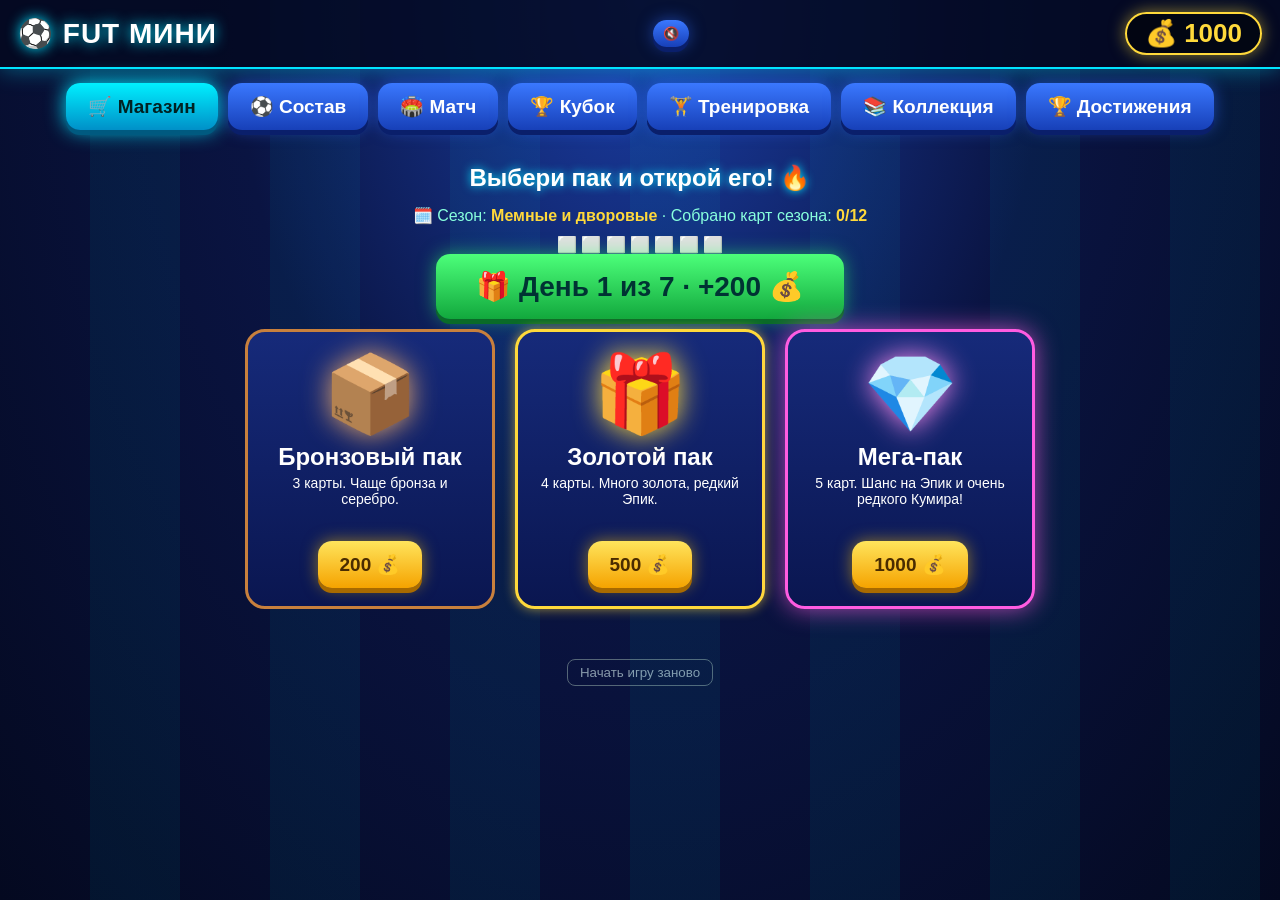
<file: index.html>
<!DOCTYPE html>
<html lang="ru"><head><meta charset="utf-8"><meta name="viewport" content="width=device-width,initial-scale=1,viewport-fit=cover"><title>FUT Мини ⚽</title><link rel="stylesheet" href="css/style.css"></head><body>
<header><h1>⚽ FUT МИНИ</h1><button id="soundToggle" class="btn sm" onclick="toggleSound()">🔇</button><div class="coins" id="coins"></div></header>
<nav id="nav"></nav>
<div id="view"></div>
<footer><button onclick="resetAll()">Начать игру заново</button></footer>
<div id="modal" class="modal" style="display:none" onclick="if(event.target===this)closeM()"><div id="mbox"></div></div>
<script src="js/data.js"></script><script src="js/state.js"></script><script src="js/audio.js"></script><script src="js/ui.js"></script><script src="js/match2d.js"></script></body></html>
</file>
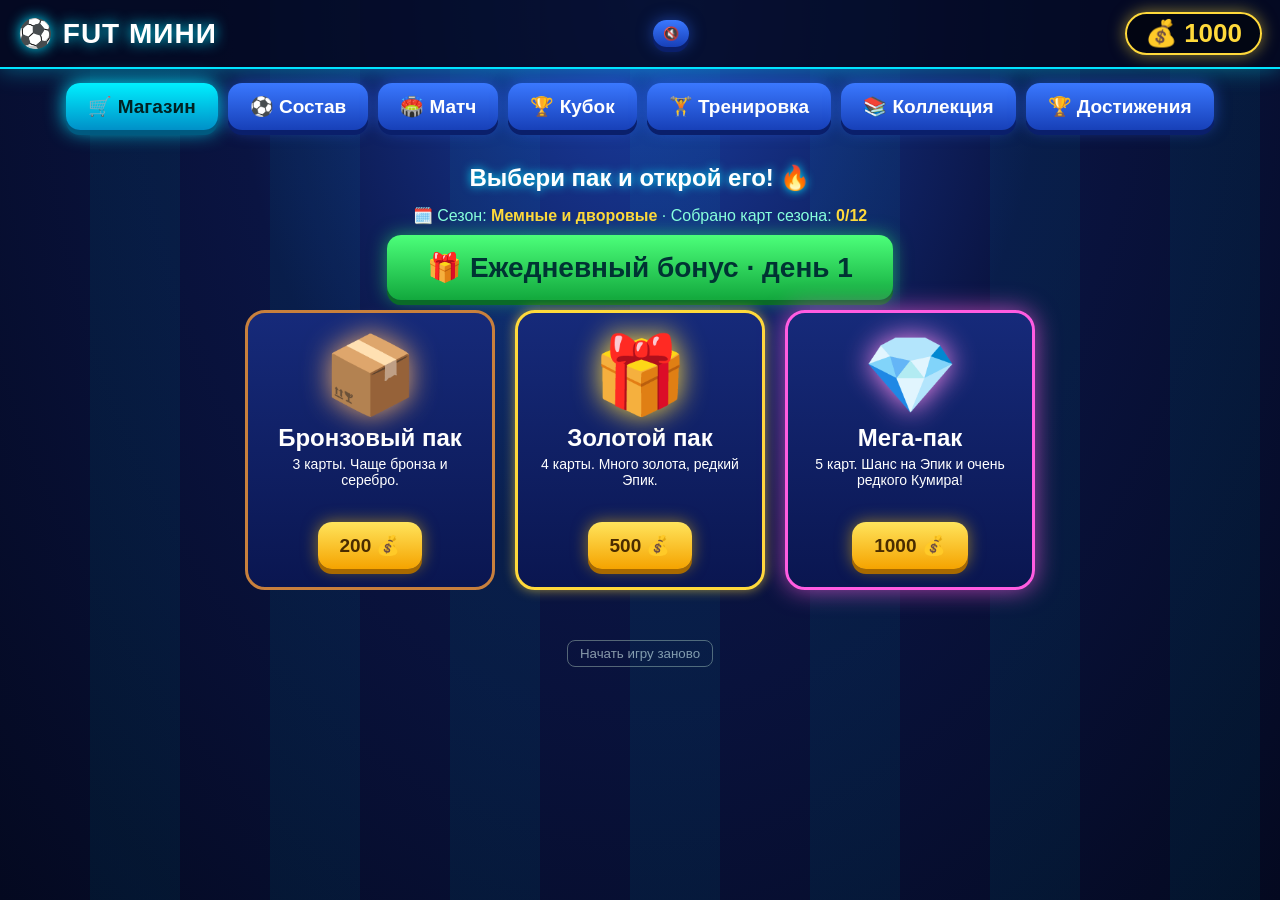
<file: spartak-v3.html>
<!DOCTYPE html>
<html lang="ru"><head><meta charset="utf-8">
<meta name="viewport" content="width=device-width,initial-scale=1">
<title>FUT Мини ⚽</title>
<style>
*{box-sizing:border-box;margin:0}
body{font-family:'Trebuchet MS','Segoe UI',Arial,sans-serif;color:#fff;min-height:100vh;background:radial-gradient(ellipse at top,#1b3fa8 0,#0a1442 45%,#040920 100%) fixed;overflow-x:hidden}
body:before{content:"";position:fixed;inset:0;pointer-events:none;background:repeating-linear-gradient(90deg,transparent 0 90px,rgba(0,229,255,.05) 90px 180px)}
header{display:flex;flex-wrap:wrap;justify-content:space-between;align-items:center;gap:10px;padding:12px 18px;background:rgba(4,9,32,.85);border-bottom:2px solid #00e5ff;box-shadow:0 0 22px #00e5ff66;position:relative}
h1{font-size:28px;letter-spacing:1px;text-shadow:0 0 14px #00e5ff}
h2{text-align:center;margin:14px 0;text-shadow:0 0 10px #00e5ff}
.coins{font-size:26px;font-weight:900;color:#ffd93b;background:#0007;border:2px solid #ffd93b;border-radius:30px;padding:4px 18px;box-shadow:0 0 16px #ffd93b88}
.coins.bump{animation:bump .5s}
@keyframes bump{50%{transform:scale(1.25)}}
nav{display:flex;gap:10px;justify-content:center;padding:14px 8px;flex-wrap:wrap;position:relative}
nav button,.btn{font:inherit;font-weight:900;font-size:19px;color:#fff;border:0;border-radius:14px;padding:12px 22px;cursor:pointer;background:linear-gradient(#3a78ff,#1740b8);box-shadow:0 5px 0 #0a1f6b,0 0 16px #2f6bff88;transition:transform .1s}
nav button:hover,.btn:hover{transform:translateY(-2px)}
nav button:active,.btn:active{transform:translateY(4px);box-shadow:0 1px 0 #0a1f6b}
nav button.on{background:linear-gradient(#00f0ff,#0090c8);color:#022;box-shadow:0 5px 0 #005a80,0 0 20px #00e5ff}
.btn.gold{background:linear-gradient(#ffe45c,#f5a300);color:#4a2c00;box-shadow:0 5px 0 #a86a00,0 0 16px #ffc40088}
.btn.green{background:linear-gradient(#4cff7a,#12a83d);color:#033;box-shadow:0 5px 0 #0a6b28,0 0 18px #2dff6a88}
.btn.big{font-size:28px;padding:16px 40px}
.btn:disabled{filter:grayscale(1);opacity:.6;cursor:not-allowed}
.btn.sm{font-size:13px;padding:6px 10px}
#view{max-width:1000px;margin:0 auto;padding:6px 14px 40px;position:relative}
.row{display:flex;flex-wrap:wrap;gap:14px;justify-content:center;margin:12px 0}
.card{width:140px;height:200px;position:relative;padding:8px 6px;text-align:center;border:4px solid;border-radius:16px 16px 44px 44px/16px 16px 34px 34px;font-weight:900;overflow:hidden}
.card .ovr{position:absolute;left:8px;top:6px;font-size:30px;line-height:.95;text-align:left}
.card .ovr small{display:block;font-size:13px}
.card .face{font-size:50px;margin-top:8px;filter:drop-shadow(0 3px 2px #0005)}
.card .club{position:absolute;right:7px;top:8px;font-size:11px}
.card .nm{font-size:14px;border-bottom:2px solid #0004;padding-bottom:2px;margin:2px 4px 4px;white-space:nowrap;overflow:hidden;text-overflow:ellipsis}
.card .st{display:grid;grid-template-columns:1fr 1fr;gap:1px 4px;font-size:12px;padding:0 6px}
.card .st span{text-align:left}.card .st b{font-size:14px}
.card .skl{position:absolute;bottom:22px;left:0;right:0;text-align:center;font-size:14px;letter-spacing:2px}
.card .lvlstars{font-size:10px;color:#ffd93b;letter-spacing:1px}
.bronze{background:linear-gradient(160deg,#f0b585,#a45f2a 60%,#7a4018);border-color:#c8803d;color:#3a1c06}
.silver{background:linear-gradient(160deg,#fafcff,#aab6c4 60%,#7d8998);border-color:#dfe7f0;color:#1c2733}
.gold{background:linear-gradient(160deg,#fff0a0,#e0b020 60%,#b07d00);border-color:#ffd93b;color:#4a2c00;box-shadow:0 0 12px #ffd93b99}
.epic{background:linear-gradient(160deg,#e0b3ff,#9b3dff 60%,#5a0fa8);border-color:#d99bff;color:#fff;box-shadow:0 0 18px #b96bff99}
.icon{background:linear-gradient(135deg,#fff 0,#fff3b8 35%,#fff 60%,#ffe27a);border-color:#fff;color:#6b4a00;animation:glow 1.6s infinite alternate}
.icon .face{animation:float 2s infinite alternate ease-in-out}
.card.son{background:linear-gradient(135deg,#fff,#ffd6f5 30%,#c9f4ff 55%,#fff7b0 80%,#fff);border-color:#ff5ce1;animation:glow 1s infinite alternate,rainbow 4s linear infinite}
@keyframes glow{from{box-shadow:0 0 12px #fff,0 0 24px #ffd93b}to{box-shadow:0 0 22px #fff,0 0 48px #ffd93b,0 0 70px #fff6}}
@keyframes float{to{transform:translateY(-4px) scale(1.08)}}
@keyframes rainbow{to{filter:hue-rotate(360deg)}}
.card.locked{background:#101a4a;border-color:#2b3b8f;color:#5b6bbf;box-shadow:none;animation:none}
.card.locked .face{filter:grayscale(1) brightness(.5)}
.packs{display:flex;flex-wrap:wrap;gap:20px;justify-content:center;margin-top:10px}
.pack{width:250px;padding:18px;border-radius:20px;text-align:center;background:linear-gradient(#162a7a,#0a1650);border:3px solid;animation:pulse 2.4s infinite alternate}
.pack .pk{font-size:76px;filter:drop-shadow(0 0 14px currentColor)}
.pack h3{font-size:24px;margin:4px 0}.pack p{font-size:14px;min-height:56px;color:#cfe;margin-bottom:10px}
.pack.bronze{border-color:#c8803d;color:#e9a867}.pack.gold{border-color:#ffd93b;color:#ffd93b}
.pack.mega{border-color:#ff5ce1;color:#ff8cec;box-shadow:0 0 24px #ff5ce1aa}
.pack p,.pack h3{color:#fff}
@keyframes pulse{to{transform:translateY(-6px)}}
.flip{perspective:900px;width:140px;height:200px;cursor:pointer;position:relative}
.flip-in{position:relative;width:100%;height:100%;transition:transform .7s;transform-style:preserve-3d}
.flip.open .flip-in{transform:rotateY(180deg)}
.front,.back{position:absolute;inset:0;backface-visibility:hidden;-webkit-backface-visibility:hidden}
.back{transform:rotateY(180deg)}
.front{border-radius:16px 16px 44px 44px/16px 16px 34px 34px;border:4px solid #00e5ff;background:repeating-linear-gradient(45deg,#13308f 0 12px,#0b1f66 12px 24px);display:flex;flex-direction:column;align-items:center;justify-content:center;font-size:50px;box-shadow:0 0 18px #00e5ff88}
.front b{font-size:22px;color:#00e5ff;letter-spacing:3px}
.flip:not(.open):hover .front{transform:scale(1.05)}
.flip.flash:after{content:"";position:absolute;inset:-40px;border-radius:50%;background:radial-gradient(circle,#fff,#ffd93b88 40%,transparent 70%);animation:flash .8s forwards;pointer-events:none}
@keyframes flash{0%{opacity:0;transform:scale(.3)}30%{opacity:1}100%{opacity:0;transform:scale(1.8)}}
.dup,.new{position:absolute;left:0;right:0;bottom:-26px;text-align:center;font-weight:900;font-size:14px;color:#ffd93b}
.new{color:#4cff7a}
.sf{position:fixed;inset:0;background:#fff;animation:sf .7s forwards;pointer-events:none;z-index:50}
@keyframes sf{from{opacity:.9}to{opacity:0}}
.cf{position:fixed;top:-30px;font-size:28px;pointer-events:none;z-index:60;animation:fall 2.6s linear forwards}
@keyframes fall{to{transform:translateY(115vh) rotate(720deg)}}
/* ===== ПОЛЕ: 620px, scale .52, не пересекаются ===== */
.teamr{text-align:center;margin:6px 0}
.teamr small{font-size:15px;color:#8fd;letter-spacing:1px}
.teamr .big{font-size:86px;font-weight:900;line-height:1;color:#ffd93b;text-shadow:0 0 22px #ffd93b}
.field{position:relative;width:min(440px,100%);height:620px;margin:10px auto;border-radius:18px;border:4px solid #fff;background:repeating-linear-gradient(0deg,#1f9d43 0 62px,#23b04c 62px 124px);box-shadow:0 0 30px #00e5ff66}
.field:before{content:"";position:absolute;left:0;right:0;top:50%;border-top:3px solid #fff9}
.field:after{content:"";position:absolute;left:50%;top:50%;width:110px;height:110px;margin:-55px;border:3px solid #fff9;border-radius:50%}
.slot{position:absolute;width:140px;height:200px;transform:translate(-50%,-50%) scale(.52);cursor:pointer;z-index:2;transition:transform .15s}
.slot:hover{transform:translate(-50%,-50%) scale(.56)}
.slot .empty{width:100%;height:100%;border:5px dashed #fffd;border-radius:20px;background:#0005;font-size:44px;font-weight:900;display:flex;align-items:center;justify-content:center;text-align:center;animation:pulse 1.5s infinite alternate}
.modal{position:fixed;inset:0;background:#000b;z-index:40;display:flex;align-items:center;justify-content:center;padding:14px}
.modal>div{background:#0b1650;border:3px solid #00e5ff;border-radius:18px;padding:16px;max-width:820px;max-height:88vh;overflow:auto;width:100%}
.modal .card{cursor:pointer}.modal .card:hover{transform:scale(1.06)}
.modal .pickcell{text-align:center}
.vs{display:flex;justify-content:center;align-items:center;gap:18px;flex-wrap:wrap;margin:10px 0}
.tm{text-align:center;background:#0b1650;border:2px solid #00e5ff;border-radius:16px;padding:12px 22px;min-width:200px}
.tm .em{font-size:50px}.tm .rt{font-size:46px;font-weight:900;color:#ffd93b}
.vsx{font-size:36px;font-weight:900;color:#ff5c8a;text-shadow:0 0 14px #ff5c8a}
.score{text-align:center;font-size:64px;font-weight:900;margin:8px 0;text-shadow:0 0 18px #00e5ff}
#log{max-width:640px;margin:16px auto;display:flex;flex-direction:column;gap:8px}
.ln{background:#0b1650;border-left:6px solid #3a78ff;border-radius:10px;padding:10px 14px;font-size:18px;animation:in .4s}
.ln.g{border-color:#4cff7a;background:#0f4a33;font-weight:900;font-size:20px}
.ln.b{border-color:#ff5c8a;background:#4a1030}
.ln.r{text-align:center;font-size:30px;font-weight:900;border-color:#ffd93b;background:#2b2a05}
@keyframes in{from{opacity:0;transform:translateX(-30px)}}
.wins{text-align:center;margin-top:14px;font-size:18px;color:#8fd}
.toast{position:fixed;top:80px;left:50%;transform:translateX(-50%);background:#ff5c8a;color:#fff;font-weight:900;padding:12px 24px;border-radius:30px;z-index:70;animation:in .3s}
.cup-grid{max-width:520px;margin:14px auto;padding:12px;background:#0b1650;border:2px solid #ffd93b;border-radius:16px}.cup-step{padding:12px;text-align:center;border:2px solid #2b3b8f;border-radius:12px}.cup-step.active{border-color:#ffd93b;box-shadow:0 0 12px #ffd93b}.cup-step small{display:block;color:#8fd}.cup-down{text-align:center;color:#ffd93b;font-size:24px}
.tactics{display:flex;gap:10px;justify-content:center;flex-wrap:wrap;margin:10px 0}
.tactics .btn{font-size:16px;padding:10px 16px;opacity:.7}
.tactics .btn.on{opacity:1;background:linear-gradient(#ffe45c,#f5a300);color:#4a2c00;box-shadow:0 5px 0 #a86a00,0 0 16px #ffc40088}
.sklbox{max-width:640px;margin:14px auto;background:#0b1650;border:2px solid #00e5ff;border-radius:14px;padding:12px 16px;text-align:left}
.sklbox h3{text-align:center;margin-bottom:8px;color:#ffd93b}
.sklbox .sklrow{font-size:15px;padding:4px 0;border-bottom:1px dashed #2b3b8f}
.sklbox .sklrow:last-child{border:0}
/* ===== ДИВИЗИОН: очки + награда ===== */
.divbar{text-align:center;font-size:17px;margin:6px 0;background:#0b1650;border:2px solid #00e5ff;border-radius:12px;padding:8px 14px;display:inline-block;line-height:1.5}
.divbar b{color:#ffd93b}
.divbar .next{font-size:13px;color:#8fd;margin-top:2px}
.progress{height:10px;background:#0a1442;border-radius:6px;overflow:hidden;margin-top:6px;border:1px solid #2b3b8f}
.progress > div{height:100%;background:linear-gradient(90deg,#4cff7a,#12a83d);transition:width .4s}
.pen{text-align:center}
.pen .dirs{display:flex;gap:18px;justify-content:center;margin:16px 0}
.pen .dirs .btn{font-size:40px;padding:16px 28px}
.pen .stat{font-size:26px;font-weight:900;margin:8px 0}
.pen .stat b{color:#ffd93b}
.ach{max-width:760px;margin:0 auto}
.ach .aitem{display:flex;align-items:center;gap:12px;background:#0b1650;border:2px solid #2b3b8f;border-radius:14px;padding:10px 14px;margin:8px 0}
.ach .aitem.done{border-color:#4cff7a;background:#0f3a28}
.ach .aitem .icon{font-size:32px;width:44px;text-align:center}
.ach .aitem .info{flex:1}
.ach .aitem .info b{font-size:16px}
.ach .aitem .info .desc{font-size:13px;color:#9ac;margin:2px 0}
.ach .aitem .info .prog{height:6px;background:#0a1442;border-radius:4px;overflow:hidden;margin-top:4px}
.ach .aitem .info .prog > div{height:100%;background:linear-gradient(90deg,#ffd93b,#f5a300);transition:width .4s}
.ach .aitem .rw{font-weight:900;color:#ffd93b;font-size:16px;min-width:60px;text-align:right}
.ach .aitem.done .rw{color:#4cff7a}
.seasonbar{text-align:center;margin:6px 0 10px;font-size:16px;color:#8fd}
.seasonbar b{color:#ffd93b}
.train{max-width:700px;margin:0 auto}
.train .trow{display:flex;gap:14px;justify-content:center;flex-wrap:wrap;margin:10px 0}
.train .tcard{width:200px;padding:14px;border-radius:16px;background:linear-gradient(#162a7a,#0a1650);border:3px solid #3a78ff;text-align:center}
.train .tcard .ic{font-size:48px}
.train .tcard h3{font-size:20px;margin:4px 0}
.train .tcard p{font-size:13px;color:#9ac;min-height:40px}
.train .tcard button{margin-top:6px}
.mg{text-align:center;padding:10px}
.mg .hint{font-size:18px;color:#8fd;margin:6px 0 14px}
.mg .stage{position:relative;width:min(320px,90vw);height:220px;margin:10px auto;background:#0a1442;border:3px solid #00e5ff;border-radius:16px;overflow:hidden}
.mg .goal{position:absolute;left:50%;top:0;transform:translateX(-50%);width:260px;height:90px;border:4px solid #ffd93b;border-top:0;border-radius:0 0 8px 8px;background:repeating-linear-gradient(0deg,#fff2 0 8px,transparent 8px 16px)}
.mg .target{position:absolute;font-size:40px;transition:transform .1s;cursor:pointer}
.mg .miss{position:absolute;font-size:20px;color:#ff5c8a}
.mg .arrow{font-size:48px;background:#0b1650;border:2px solid #00e5ff;border-radius:12px;padding:8px 18px;margin:6px;cursor:pointer;user-select:none}
.mg .arrow:active{background:#00e5ff;color:#022}
.mg .seq{font-size:40px;letter-spacing:6px;margin:10px 0}
.mg .seq .hit{color:#4cff7a}
.mg .seq .cur{color:#ffd93b;animation:pulse 1s infinite alternate}
.bstbox{max-width:640px;margin:14px auto;background:#0b1650;border:2px solid #ffd93b;border-radius:14px;padding:12px 16px;text-align:left}
.bstbox h3{text-align:center;margin-bottom:8px;color:#ffd93b}
.bstbox .brow{font-size:15px;padding:4px 0;border-bottom:1px dashed #2b3b8f}
.bstbox .brow:last-child{border:0}
footer{text-align:center;padding:10px 0 24px}
footer button{background:none;border:1px solid #567;color:#89a;border-radius:8px;padding:5px 12px;cursor:pointer}
@media (prefers-reduced-motion:reduce){*{animation:none!important}}
:root{--sat:env(safe-area-inset-top,0px);--sar:env(safe-area-inset-right,0px);--sab:env(safe-area-inset-bottom,0px);--sal:env(safe-area-inset-left,0px)}html{touch-action:manipulation}body{min-height:100vh;min-height:100dvh;padding:0 var(--sar) var(--sab) var(--sal);touch-action:manipulation}button,.btn,.flip,.slot,.target,.arrow{touch-action:manipulation}.modal{padding:calc(14px + var(--sat)) calc(14px + var(--sar)) calc(14px + var(--sab)) calc(14px + var(--sal));overscroll-behavior:contain}.modal>div{max-height:calc(88dvh - var(--sat) - var(--sab));overscroll-behavior:contain;-webkit-overflow-scrolling:touch}body.modal-open{position:fixed;width:100%;overflow:hidden}@media(max-width:600px){header{padding-top:calc(12px + var(--sat))}.field{width:min(440px,calc(100vw - 28px - var(--sal) - var(--sar)));height:min(620px,calc(100dvh - 250px))}</style></head>
<body>
<header><h1>⚽ FUT МИНИ</h1><button id="soundToggle" class="btn sm" onclick="toggleSound()">🔇</button><div class="coins" id="coins"></div></header>
<nav id="nav"></nav>
<div id="view"></div>
<footer><button onclick="resetAll()">Начать игру заново</button></footer>
<div id="modal" class="modal" style="display:none" onclick="if(event.target===this)closeM()"><div id="mbox"></div></div>
<script>
const SON_NAME="Смирнов М";
const TEAM_NAME="Алмазные гончие";
const TEAM_EMOJI="💎";
const CLUB_LABEL="🔴⚪";
const POS=["ВРТ","ЗАЩ","ЗАЩ","ЗАЩ","ПЗ","ПЗ","НАП"], EM={"ВРТ":"🧤","ЗАЩ":"🛡️","ПЗ":"🎯","НАП":"⚽"};
const LBL=["СКР","УДР","ПАС","ЗАЩ"];
const RN={bronze:"Бронза",silver:"Серебро",gold:"Золото",epic:"Эпик",icon:"Кумир"};
const SELL={bronze:50,silver:100,gold:200,epic:350,icon:500};
const RAW=[
["Месси","НАП",91,0,0],["Роналду","НАП",90,0,0],["Пеле","НАП",96,0,0],["Яшин","ВРТ",93,0,0],["Марадона","ПЗ",94,0,0],
["Мбаппе","НАП",89,0,0],["Холанд","НАП",89,0,0],["Де Брюйне","ПЗ",88,0,0],["Ван Дейк","ЗАЩ",88,0,0],["Алиссон","ВРТ",87,0,0],["Салах","НАП",87,0,0],
["Винисиус","НАП",87,0,0],["Нойер","ВРТ",86,0,0],["Беллингем","ПЗ",86,0,0],["Модрич","ПЗ",85,0,0],["Хакими","ЗАЩ",84,0,0],["Рюдигер","ЗАЩ",83,0,0],["Каземиро","ПЗ",82,0,0],
["Промес","ПЗ",79,1,0],["Акинфеев","ВРТ",78,0,0],["Дзюба","НАП",77,0,0],["Соболев","НАП",76,1,0],["Игнашевич","ЗАЩ",74,0,0],["Максименко","ВРТ",73,1,0],["Джикия","ЗАЩ",72,1,0],["Зобнин","ПЗ",71,1,0],
["Школьный Бомбардир","НАП",68,0,0],["Стена из 5Б","ЗАЩ",67,0,0],["Литвинов","ЗАЩ",66,1,0],["Сосед Вася","ПЗ",65,0,0],
["Дворовый Нападающий","НАП",63,0,0],["Дворовый Защитник","ЗАЩ",62,0,0],["Дворовый Полузащитник","ПЗ",61,0,0],["Дворовый Вратарь","ВРТ",60,0,0],
["Зидан","ПЗ",92,0,0],["Рональдиньо","ПЗ",91,0,0],["Буффон","ВРТ",90,0,0],["Мальдини","ЗАЩ",90,0,0],
["Роналдо","НАП",94,0,0],["Кройф","НАП",93,0,0],["Бекхэм","ПЗ",89,0,0],["Кантона","НАП",88,0,0],
["Кейн","НАП",88,0,0],["Левандовски","НАП",89,0,0],["Куртуа","ВРТ",88,0,0],["Фоден","ПЗ",86,0,0],
["Родри","ПЗ",87,0,0],["Салиба","ЗАЩ",86,0,0],["Трент","ЗАЩ",85,0,0],["Алаба","ЗАЩ",85,0,0],
["Бакаев","ПЗ",70,1,0],["Умяров","ПЗ",68,1,0],["Мартинс","НАП",72,1,0],["Дуарте","ЗАЩ",69,1,0],
["Бабушкин Вратарь","ВРТ",58,0,0],["Кот Барсик","НАП",55,0,0],["Школьный Судья","ЗАЩ",54,0,0],
["Тренер по Физре","ПЗ",57,0,0],["Мяч из 2008","НАП",52,0,0],
["Тотти","ПЗ",90,0,1],["Дель Пьеро","НАП",89,0,1],["Джеррард","ПЗ",89,0,1],["Лэмпард","ПЗ",89,0,1],["Анри","НАП",91,0,1],
["Кака","ПЗ",90,0,1],["Пуйоль","ЗАЩ",88,0,1],["Каннаваро","ЗАЩ",89,0,1],["Виейра","ПЗ",87,0,1],["Недвед","ПЗ",87,0,1],
["Тюрам","ЗАЩ",86,0,1],["Фигу","ПЗ",89,0,1],["Рауль","НАП",90,0,1],["Оуэн","НАП",85,0,1],["Шевченко","НАП",89,0,1],
["Ибрагимович","НАП",90,0,1],["Роббен","НАП",88,0,1],["Терри","ЗАЩ",86,0,1],["Фердинанд","ЗАЩ",85,0,1],["Скоулз","ПЗ",84,0,1],
["Марта","НАП",90,0,2],["Мишель Морган","НАП",87,0,2],["Алексия Путельяс","ПЗ",89,0,2],["Ада Хегерберг","НАП",88,0,2],
["Венди Ренар","ЗАЩ",86,0,2],["Люси Бронз","ЗАЩ",85,0,2],["Сара Бенни","ПЗ",84,0,2],["Карли Ллойд","НАП",85,0,2],
["Хоуп Соло","ВРТ",87,0,2],["Сара Буадди","НАП",83,0,2],["Амандин Энри","ПЗ",83,0,2],["Елена Мораче","ВРТ",84,0,2],
["Кира Хэмптон","НАП",82,0,2],["Линдсей Хоран","ПЗ",83,0,2],["Кристин Синклер","НАП",86,0,2],
["Пёс Рекс","НАП",60,0,3],["Мяч в окне","ЗАЩ",58,0,3],["Дядя Витя","ВРТ",62,0,3],["Соседка Зина","ПЗ",55,0,3],
["Вратарь из ЖЭКа","ВРТ",56,0,3],["Штанга","ЗАЩ",59,0,3],["Хомяк","ПЗ",52,0,3],["Кепка Неделько","ПЗ",58,0,3],
["Бутсы 43-го","НАП",57,0,3],["Фанат на трибуне","НАП",54,0,3],["Комментатор","ПЗ",61,0,3],["Физрук","ЗАЩ",63,0,3],
// Барселона
["Хави","ПЗ",90,0,0],["Иньеста","ПЗ",90,0,0],["Пике","ЗАЩ",86,0,0],["Бускетс","ПЗ",87,0,0],
["Альба","ЗАЩ",85,0,0],["Суарес","НАП",89,0,0],["Неймар","НАП",90,0,0],["Это'О","НАП",88,0,0],
["Вилья","НАП",87,0,0],["Ямал","НАП",84,0,0],["Педри","ПЗ",85,0,0],["Гави","ПЗ",83,0,0],
["Тер Стеген","ВРТ",88,0,0],["Кунде","ЗАЩ",85,0,0],["Араухо","ЗАЩ",84,0,0],["Де Йонг","ПЗ",85,0,0],
["Рафинья","НАП",84,0,0],["Бальде","ЗАЩ",82,0,0],["Вальдес","ВРТ",86,0,0],["Дани Алвес","ЗАЩ",85,0,0],
// Реал
["Касильяс","ВРТ",91,0,0],["Рамос","ЗАЩ",90,0,0],["Марсело","ЗАЩ",87,0,0],["Бензема","НАП",90,0,0],
["Кроос","ПЗ",89,0,0],["Карвахаль","ЗАЩ",85,0,0],["Родриго","НАП",84,0,0],["Вальверде","ПЗ",86,0,0],
// Бавария
["Лам","ЗАЩ",89,0,0],["Швайнштайгер","ПЗ",87,0,0],["Мюллер","ПЗ",87,0,0],["Рибери","НАП",89,0,0],
["Киммих","ПЗ",87,0,0],["Дэвис","ЗАЩ",85,0,0],["Кан","ВРТ",91,0,0],["Боатенг","ЗАЩ",85,0,0],
// Ливерпуль
["Мане","НАП",88,0,0],["Фирмино","НАП",86,0,0],["Хендерсон","ПЗ",84,0,0],["Робертсон","ЗАЩ",85,0,0],
["Алонсо","ПЗ",86,0,0],["Каррагер","ЗАЩ",85,0,0],["Даглиш","НАП",87,0,0],
// МЮ
["Руни","НАП",89,0,0],["Гиггз","ПЗ",88,0,0],["Видич","ЗАЩ",87,0,0],["ван Нистелрой","НАП",88,0,0],
["Солскьяер","НАП",84,0,0],["Кин","ПЗ",87,0,0]
];
const W={"ВРТ":[-14,-18,-6,4],"ЗАЩ":[-6,-14,-6,6],"ПЗ":[-4,-6,4,-8],"НАП":[4,5,-4,-22]};
const DB=RAW.map((a,i)=>{let h=0;for(const ch of a[0])h=(h*31+ch.charCodeAt(0))%997;
 return {id:i,n:a[0],p:a[1],o:a[2],c:a[3]||0,season:a[4]||0,st:W[a[1]].map((w,k)=>Math.max(30,Math.min(99,a[2]+w+((h>>(k*2))%9)-4)))}});
const SON={id:DB.length,n:SON_NAME,p:"НАП",o:99,s:1,c:0,season:0,st:[99,99,97,88]}; DB.push(SON);
const rar=o=>o>=90?"icon":o>=85?"epic":o>=80?"gold":o>=70?"silver":"bronze";
const byName=n=>DB.find(c=>c.n===n).id;
const PACKS={
 bronze:{name:"Бронзовый пак",e:"📦",price:200,n:3,w:[72,26,2,0,0],son:0,d:"3 карты. Чаще бронза и серебро."},
 gold:{name:"Золотой пак",e:"🎁",price:500,n:4,w:[20,45,30,4.5,0.5],son:.01,d:"4 карты. Много золота, редкий Эпик."},
 mega:{name:"Мега-пак",e:"💎",price:1000,n:5,w:[0,30,55,14,1],son:.025,d:"5 карт. Шанс на Эпик и очень редкого Кумира!"}
};
const TACTICS={
 attack: {name:"⚔️ Атака",  mod:+6,  reward:1.3,  desc:"Больше голов, но и риск пропустить"},
 balance:{name:"⚖️ Баланс", mod:0,   reward:1.0,  desc:"Надёжно и предсказуемо"},
 defense:{name:"🛡️ Оборона",mod:-4,  reward:0.85, desc:"Меньше голов, но сложнее победить"}
};
// ===== 8 ДИВИЗИОНОВ: req = ОЧКИ (победа 3, ничья 1, поражение 0) =====
const DIVISIONS=[
 {name:"Бронза",     em:"🥉", req:15, bonus:300,  oppMin:55, oppMax:66},
 {name:"Серебро",    em:"🥈", req:18, bonus:500,  oppMin:66, oppMax:73},
 {name:"Золото",     em:"🥇", req:21, bonus:800,  oppMin:73, oppMax:79},
 {name:"Платина",    em:"💎", req:24, bonus:1200, oppMin:79, oppMax:84},
 {name:"Изумруд",    em:"💚", req:30, bonus:1800, oppMin:84, oppMax:88},
 {name:"Эпик",       em:"💜", req:36, bonus:2500, oppMin:88, oppMax:92},
 {name:"Легенда",    em:"👑", req:45, bonus:4000, oppMin:92, oppMax:96},
 {name:"Бессмертный",em:"🔥", req:999,bonus:0,    oppMin:96, oppMax:99}
];
const SKILLS={
 sniper:  {n:"Снайпер",      e:"🎯", d:"+8% шанс гола в атаке"},
 poacher: {n:"Хищник",       e:"🦅", d:"+5% шанс гола"},
 power:   {n:"Мощь",         e:"💪", d:"+3 к рейтингу команды"},
 maestro: {n:"Маэстро",      e:"🎼", d:"+5% шанс гола команде"},
 wall:    {n:"Стена",        e:"🧱", d:"-10% шанс пропустить"},
 engine:  {n:"Мотор",        e:"⚙️", d:"+4% шанс гола"},
 rock:    {n:"Скала",        e:"🪨", d:"-8% шанс пропустить"},
 tackle:  {n:"Отбор",        e:"🦶", d:"-6% шанс пропустить"},
 safe:    {n:"Надёжные руки",e:"🧤", d:"-15% шанс пропустить"},
 reflex:  {n:"Рефлекс",      e:"⚡", d:"-10% шанс пропустить"},
 captain: {n:"Капитан",      e:"🎖️", d:"+2 к рейтингу команды"},
 lucky:   {n:"Везунчик",     e:"🍀", d:"+50 💰 к награде за матч"},
 clutch:  {n:"Клатч",        e:"🔥", d:"+6% шанс гола"}
};
const BASE_SKILL={ВРТ:"safe",ЗАЩ:"rock",ПЗ:"maestro",НАП:"sniper"};
const UNIQUE_SKILL={
 "Месси":"maestro","Роналду":"clutch","Пеле":"poacher","Яшин":"reflex","Марадона":"maestro",
 "Холанд":"power","Мбаппе":"sniper","Де Брюйне":"maestro","Ван Дейк":"wall","Алиссон":"safe",
 "Нойер":"reflex","Салах":"poacher","Беллингем":"engine","Модрич":"maestro","Хакими":"tackle",
 "Зидан":"maestro","Рональдиньо":"maestro","Буффон":"safe","Мальдини":"rock","Роналдо":"poacher",
 "Кройф":"engine","Бекхэм":"maestro","Кантона":"clutch","Кейн":"sniper","Левандовски":"poacher",
 "Куртуа":"safe","Фоден":"engine","Родри":"wall","Салиба":"rock","Трент":"tackle","Алаба":"wall",
 "Промес":"clutch","Соболев":"poacher","Максименко":"safe","Джикия":"rock","Зобнин":"engine",
 "Бакаев":"engine","Умяров":"tackle","Мартинс":"sniper","Дуарте":"rock",
 "Тотти":"maestro","Дель Пьеро":"poacher","Джеррард":"engine","Лэмпард":"maestro","Анри":"sniper",
 "Кака":"maestro","Пуйоль":"rock","Каннаваро":"wall","Виейра":"tackle","Недвед":"engine",
 "Тюрам":"rock","Фигу":"maestro","Рауль":"poacher","Оуэн":"sniper","Шевченко":"sniper",
 "Ибрагимович":"power","Роббен":"sniper","Терри":"wall","Фердинанд":"rock","Скоулз":"engine",
 "Марта":"maestro","Мишель Морган":"sniper","Алексия Путельяс":"maestro","Ада Хегерберг":"poacher",
 "Венди Ренар":"rock","Люси Бронз":"tackle","Сара Бенни":"engine","Карли Ллойд":"clutch",
 "Хоуп Соло":"safe","Сара Буадди":"sniper","Амандин Энри":"engine","Елена Мораче":"reflex",
 "Кира Хэмптон":"sniper","Линдсей Хоран":"wall","Кристин Синклер":"clutch",
 "Пёс Рекс":"lucky","Дядя Витя":"safe","Штанга":"rock","Физрук":"wall",
 "Хави":"maestro","Иньеста":"maestro","Пике":"rock","Бускетс":"tackle","Альба":"engine",
 "Суарес":"poacher","Неймар":"sniper","Это'О":"poacher","Вилья":"sniper","Ямал":"sniper",
 "Педри":"maestro","Гави":"engine","Тер Стеген":"safe","Кунде":"tackle","Араухо":"rock",
 "Де Йонг":"engine","Рафинья":"sniper","Бальде":"tackle","Вальдес":"safe","Дани Алвес":"engine",
 "Касильяс":"reflex","Рамос":"wall","Марсело":"engine","Бензема":"poacher",
 "Кроос":"maestro","Карвахаль":"tackle","Родриго":"sniper","Вальверде":"engine",
 "Лам":"engine","Швайнштайгер":"maestro","Мюллер":"poacher","Рибери":"sniper",
 "Киммих":"engine","Дэвис":"tackle","Кан":"reflex","Боатенг":"rock",
 "Мане":"sniper","Фирмино":"poacher","Хендерсон":"engine","Робертсон":"tackle",
 "Алонсо":"maestro","Каррагер":"rock","Даглиш":"poacher",
 "Руни":"clutch","Гиггз":"maestro","Видич":"rock","ван Нистелрой":"poacher",
 "Солскьяер":"poacher","Кин":"tackle"
};
const MAXLVL_OF={bronze:3,silver:4,gold:4,epic:5,icon:5};
function maxLvlOf(c){return MAXLVL_OF[rar(c.o)]}
const UPCOST={bronze:80,silver:150,gold:300,epic:600,icon:1200};
function upCost(c){
 const base=UPCOST[rar(c.o)];
 const lv=lvlOf(c.id);
 const mult=[0,1,2.2,4.5,9][lv]||1;
 return Math.round(base*mult);
}
const BOOSTERS={
 strike:    {n:"Удар",      e:"⚡", d:"+2 к рейтингу команды"},
 shield:    {n:"Защита",    e:"🛡️", d:"-15% шанс пропустить"},
 luck:      {n:"Удача",     e:"🍀", d:"+100💰 к награде"},
 speed:     {n:"Скорость",  e:"💨", d:"+1 к рейтингу команды"},
 pass:      {n:"Пас",       e:"🎯", d:"+1 к рейтингу команды"},
 motivation:{n:"Мотивация", e:"🔥", d:"+5 к рейтингу команды"}
};
const BOOSTER_DROP=.15;
const ACHS=[
 ["first_goal","⚽","Первый гол","Забей первый гол в матче",1,100,s=>s.stats.goals>=1],
 ["goal_10","🥅","Бомбардир","Забей 10 голов",10,300,s=>s.stats.goals>=10],
 ["goal_50","🎯","Снайпер","Забей 50 голов",50,1000,s=>s.stats.goals>=50],
 ["win_3","🏆","Хет-трик побед","Выиграй 3 матча подряд",3,500,s=>s.bestStreak>=3],
 ["win_10","👑","Непобедимый","Выиграй 10 матчей",10,800,s=>s.stats.wins>=10],
 ["div_2","🥈","Серебряный","Дойди до Серебра",1,400,s=>s.div>=1],
 ["div_5","👑","Легенда","Дойди до Легенды",6,3000,s=>s.div>=6],
 ["div_8","🔥","Бессмертный","Дойди до Бессмертного",7,6000,s=>s.div>=7],
 ["pen_win","🥅","Победитель пенальти","Выиграй по пенальти",1,200,s=>s.stats.penWins>=1],
 ["collect_30","📚","Коллекционер","Собери 30 карт",30,500,s=>s.stats.collected>=30],
 ["collect_80","📚","Библиотекарь","Собери 80 карт",80,1500,s=>s.stats.collected>=80],
 ["collect_130","🏛️","Музей","Собери 130 карт",130,3000,s=>s.stats.collected>=130],
 ["up_5","⬆️","Мастер прокачки","Прокачай карту до 5 ур.",1,300,s=>Object.values(s.lvl).some(v=>v>=5)],
 ["epic_10","💜","Эпик-хантер","Собери 10 Эпиков",1,1500,s=>DB.filter(c=>!c.s&&rar(c.o)==="epic"&&s.own[c.id]).length>=10],
 ["daily_7","🔥","Постоянный","Заходи 7 дней подряд",7,1500,s=>s.streak>=7],
 ["pack_10","🎁","Лудоман","Открой 10 паков",10,400,s=>s.stats.packs>=10],
 ["season_1","🗓️","Сезонный","Собери 5 карт сезона",5,600,s=>seasonCollected(s)>=5],
 ["train_3","🏋️","Тренированный","Проведи 3 успешные тренировки",3,400,s=>s.stats.trainOk>=3],
 ["train_10","💪","Спортсмен","Проведи 10 успешных тренировок",10,1200,s=>s.stats.trainOk>=10]
];
function seasonCollected(s){return DB.filter(c=>c.season===currentSeason()&&!c.s&&s.own[c.id]).length}
const KEY="fut_mini_v1";
let S=load(), tab="shop", pulled=null, busy=false; if(window.__badSave)setTimeout(()=>toast("⚠️ Сохранение повреждено, повреждённая копия сохранена отдельно"),0);
let tactic="balance", finished=false, matchTimers=[], penaltyOpen=false, trainingOpen=false;
function fresh(){
 const st=[
  byName("Дворовый Вратарь"),byName("Дворовый Защитник"),byName("Литвинов"),byName("Стена из 5Б"),
  byName("Дворовый Полузащитник"),byName("Сосед Вася"),byName("Дворовый Нападающий")
 ];
 const own={};st.forEach(i=>own[i]=1);
 return{
  coins:1000,own,lineup:st,wins:0,next:null,lvl:{},div:0,divPoints:0,daily:"",streak:0,cup:{active:false,stage:0,trophies:0,freePacks:0},
  season:0,
  stats:{goals:0,wins:0,penWins:0,collected:0,packs:0,matches:0,trainOk:0},
  achDone:{},bestStreak:0,
  trainToday:"",trainUsed:0,trainBonus:{},
  boosters:{}
 };
}
function load(){const d=fresh();try{const raw=localStorage.getItem(KEY);if(!raw)return d;const x=JSON.parse(raw);if(!x||typeof x!=='object'||Array.isArray(x)||!x.own||typeof x.own!=='object')throw Error('bad save');const n=(v,f,min=0,max=1e9)=>Number.isFinite(v)?Math.max(min,Math.min(max,v)):f;const own={};for(const k of Object.keys(x.own)){const id=+k;if(Number.isInteger(id)&&id>=0&&id<DB.length&&x.own[k])own[id]=1}if(!Object.keys(own).length)throw Error('no cards');const stats={...d.stats,...(x.stats||{})};for(const k of Object.keys(d.stats))stats[k]=n(stats[k],0);const lvl={};if(x.lvl&&typeof x.lvl==='object')for(const[k,v]of Object.entries(x.lvl)){const id=+k;if(Number.isInteger(id)&&id>=0&&id<DB.length)lvl[id]=n(v,1,1,20)}const today=new Date().toDateString();let trainToday=typeof x.trainToday==='string'?x.trainToday:'',trainUsed=n(x.trainUsed,0,0,3);if(trainToday!==today){trainToday=today;trainUsed=0}const lineup=Array.from({length:7},(_,i)=>{const id=Array.isArray(x.lineup)?x.lineup[i]:null;return Number.isInteger(id)&&id>=0&&id<DB.length&&own[id]?id:d.lineup[i]});const z={...d,...x,cup:(()=>{let c=x.cup;if(!c||typeof c!=='object')return d.cup;return {active:!!c.active,stage:n(c.stage,0,0,3),trophies:n(c.trophies,0),freePacks:n(c.freePacks,0,0,1),matchPending:!!c.matchPending}})(),own,lineup,lvl,stats,trainToday,trainUsed,coins:n(x.coins,d.coins),wins:n(x.wins,0),div:n(x.div,0,0,DIVISIONS.length-1),divPoints:n(x.divPoints,x.divWins?n(x.divWins,0)*3:0),streak:n(x.streak,0),bestStreak:n(x.bestStreak,0),daily:typeof x.daily==='string'?x.daily:'',achDone:x.achDone&&typeof x.achDone==='object'?x.achDone:{},trainBonus:x.trainBonus&&typeof x.trainBonus==='object'?x.trainBonus:{},boosters:x.boosters&&typeof x.boosters==='object'?x.boosters:{},next:x.next&&typeof x.next==='object'?x.next:null};if(z.next)z.next.r=n(z.next.r,60,0,120);return z}catch(e){try{const raw=localStorage.getItem(KEY);if(raw)localStorage.setItem(KEY+'_corrupt_'+Date.now(),raw)}catch(_){}window.__badSave=true;return d}}
function save(){try{localStorage.setItem(KEY,JSON.stringify(S));return true}catch(e){if(!window.__saveWarned){window.__saveWarned=true;setTimeout(()=>toast("⚠️ Не удалось сохранить прогресс"),0)}return false}}
const $=s=>document.querySelector(s), clamp=(v,a,b)=>Math.max(a,Math.min(b,v)), pick1=a=>a[Math.floor(Math.random()*a.length)];
const lvlOf=id=>S.lvl[id]||1;
function trainBonusOf(c){const b=S.trainBonus[c.id]||{};return Math.min(5,Object.values(b).reduce((s,v)=>s+v,0))}
const ovrOf=c=>c.o+(lvlOf(c.id)-1)+trainBonusOf(c);
function doUp(c){
 const ml=maxLvlOf(c);
 if(lvlOf(c.id)>=ml){toast(`Максимум для ${RN[rar(c.o)]}! ⭐`);return}
 if(S.coins<upCost(c)){toast(`Не хватает монет! Нужно ${upCost(c)}💰`);return}
 S.coins-=upCost(c);S.lvl[c.id]=lvlOf(c.id)+1;save();setCoins(true);
 confetti(20);toast(`${c.n} → уровень ${lvlOf(c.id)}! ⬆️`);
 checkAch();
 if(tab==="coll")coll();
 else if(tab==="squad"){closeM();squad();}
 else if(tab==="match"){closeM();match();}
}
function skillsOf(c){
 const out=[BASE_SKILL[c.p]];
 if(lvlOf(c.id)>=3 && UNIQUE_SKILL[c.n]) out.push(UNIQUE_SKILL[c.n]);
 if(lvlOf(c.id)>=5) out.push("captain");
 return [...new Set(out)];
}
function toast(t){const e=document.createElement("div");e.className="toast";e.textContent=t;document.body.appendChild(e);setTimeout(()=>e.remove(),2300)}
function setCoins(bump){const e=$("#coins");e.textContent="💰 "+S.coins;if(bump){e.classList.remove("bump");void e.offsetWidth;e.classList.add("bump")}}
function confetti(n){for(let i=0;i<n;i++){const d=document.createElement("div");d.className="cf";d.textContent=pick1(["🎉","⭐","✨","⚽","🏆","💥"]);
 d.style.left=Math.random()*100+"vw";d.style.animationDelay=Math.random()*.8+"s";document.body.appendChild(d);setTimeout(()=>d.remove(),3600)}}
function screenFlash(){const d=document.createElement("div");d.className="sf";document.body.appendChild(d);setTimeout(()=>d.remove(),800)}
function card(c){
 const lv=lvlOf(c.id), ovr=ovrOf(c), stars=lv>1?"★".repeat(lv-1):"";
 const tr=trainBonusOf(c);
 return `<div class="card ${rar(c.o)} ${c.s?"son":""}">
  <div class="ovr">${ovr}<small>${c.p}${stars?` <span class="lvlstars">${stars}</span>`:""}${tr?` <span class="lvlstars">+${tr}🏋️</span>`:""}</small></div>
  <div class="face">${c.s?"👑":EM[c.p]}</div>
  ${c.c?`<div class="club">${CLUB_LABEL}</div>`:""}
  <div class="nm">${c.n}</div>
  <div class="st">${c.st.map((v,i)=>`<span><b>${Math.min(99,v+(lv-1))}</b> ${LBL[i]}</span>`).join("")}</div>
  <div class="skl">${skillsOf(c).map(s=>`<span title="${SKILLS[s].n}: ${SKILLS[s].d}">${SKILLS[s].e}</span>`).join("")}</div>
 </div>`;
}
function lockedCard(c){return `<div class="card locked"><div class="face">${c.s?"🌟":"❓"}</div><div class="nm">${c.s?"СЕКРЕТ":"???"}</div><div style="font-size:12px">${RN[rar(c.o)]}</div></div>`}
const TABS=[["shop","🛒 Магазин"],["squad","⚽ Состав"],["match","🏟️ Матч"],["cup","🏆 Кубок"],["train","🏋️ Тренировка"],["coll","📚 Коллекция"],["ach","🏆 Достижения"]];
function go(t){if(busy||trainingOpen)return;clearMatchTimers();tab=t;pulled=null;nav();({shop,squad,match,cup,train,coll,ach})[t]()}
function nav(){$("#nav").innerHTML=TABS.map(([k,n])=>`<button class="${k===tab?"on":""}" onclick="go('${k}')">${n}</button>`).join("")}
function clearMatchTimers(){matchTimers.forEach(t=>clearTimeout(t));matchTimers=[]}
function currentSeason(){return Math.floor(new Date().getMonth()/4)+1}
function seasonName(){return {1:"Легенды 2000-х",2:"Женский футбол",3:"Мемные и дворовые"}[currentSeason()]||"Базовый"}
function seasonBar(){
 const cs=currentSeason();
 const got=DB.filter(c=>c.season===cs&&!c.s&&S.own[c.id]).length;
 const total=DB.filter(c=>c.season===cs&&!c.s).length;
 return `<div class="seasonbar">🗓️ Сезон: <b>${seasonName()}</b> · Собрано карт сезона: <b>${got}/${total}</b></div>`;
}
function checkAch(){
 const newly=[];
 ACHS.forEach(([id,icon,name,desc,target,reward,check])=>{
  if(S.achDone[id])return;
  try{if(check(S)){S.achDone[id]=true;S.coins+=reward;newly.push({id,icon,name,reward});}}catch(e){}
 });
 if(newly.length){
  save();setCoins(true);
  newly.forEach((a,i)=>setTimeout(()=>{toast(`${a.icon} Достижение: ${a.name}! +${a.reward}💰`);confetti(30)},i*600));
  if(tab==="ach")ach();
 }
}
function canDaily(){return S.daily!==new Date().toDateString()}
function claimDaily(){
 if(!canDaily()){toast("Бонус уже получен сегодня! Заходи завтра 😊");return}
 const yesterday=new Date();yesterday.setDate(yesterday.getDate()-1);
 const wasYesterday=S.daily===yesterday.toDateString();
 const streak=wasYesterday?(S.streak||0)+1:1;
 const reward=[200,300,400,500,700,1000,1500][Math.min(streak-1,6)];
 S.coins+=reward;S.daily=new Date().toDateString();S.streak=streak;
 if(streak>S.bestStreak)S.bestStreak=streak;
 let bonusMsg=`🎁 День ${streak}: +${reward} 💰`;
 if(streak>=7){S.coins+=1000;bonusMsg=`🔥 7 дней подряд! +${reward}💰 и бонус 1000💰`}
 toast(bonusMsg);save();setCoins(true);confetti(40);checkAch();
 setTimeout(()=>shop(),400);
}
function shop(){
 const dailyBtn=canDaily()
  ? `<div style="text-align:center;margin:10px 0"><button class="btn green big" onclick="claimDaily()">🎁 Ежедневный бонус · день ${(S.streak||0)+1}</button></div>`
  : `<div style="text-align:center;margin:10px 0;color:#8fd;font-size:16px">🎁 Бонус получен! Серия: ${S.streak} дн. Заходи завтра</div>`;
 $("#view").innerHTML=`<h2>Выбери пак и открой его! 🔥</h2>${seasonBar()}${dailyBtn}<div class="packs">${Object.entries(PACKS).map(([k,p])=>`<div class="pack ${k}"><div class="pk">${p.e}</div><h3>${p.name}</h3><p>${p.d}</p><button class="btn gold" onclick="openPack('${k}')">${p.price} 💰</button></div>`).join("")}</div><div id="reveal"></div>`;
 if(pulled)showReveal();
}
function currentPool(){const cs=currentSeason();return DB.filter(c=>!c.s && (c.season===0 || c.season===cs))}
function rollCard(P){
 if(!P||!Array.isArray(P.w)||P.w.length!==5||P.w.some(v=>!Number.isFinite(v)||v<0)||P.w.reduce((a,b)=>a+b,0)<=0)return null;
 if(!S.own[SON.id]&&Math.random()<clamp(P.son||0,0,1))return SON;
 const w=P.w,total=w.reduce((a,b)=>a+b,0);let r=Math.random()*total,i=0;
 for(;i<w.length-1;i++){if(r<w[i])break;r-=w[i]}
 const k=["bronze","silver","gold","epic","icon"][i];
 const pool=currentPool();
 const open=pool.filter(c=>rar(c.o)===k && !S.own[c.id]);
 const src=open.length?open:pool.filter(c=>rar(c.o)===k);
 return src.length?pick1(src):null;
}
function openPack(k){sfx("pack");const P=PACKS[k];if(S.coins<P.price){toast("Не хватает монет! 💰 Сыграй матч, чтобы заработать");return}
 S.coins-=P.price;pulled=[];
 for(let i=0;i<P.n;i++){
  const c=rollCard(P);
  if(!c){console.warn("Пустой пул карт для",k);continue}
  let dup=!!S.own[c.id],gain=0;
  if(dup){gain=SELL[rar(c.o)];S.coins+=gain}else S.own[c.id]=1;
  pulled.push({id:c.id,dup,gain});
 }
 S.stats.packs++;
 let gotBooster=null;
 if(Math.random()<BOOSTER_DROP){
  const bkey=pick1(Object.keys(BOOSTERS));
  S.boosters[bkey]=(S.boosters[bkey]||0)+1;
  gotBooster=bkey;
 }
 save();setCoins(true);showReveal();$("#reveal").scrollIntoView({behavior:"smooth"});
 if(gotBooster){setTimeout(()=>toast(`🎁 Выпал бустер: ${BOOSTERS[gotBooster].e} ${BOOSTERS[gotBooster].n}`),1200);confetti(15)}
 checkAch();
}
function showReveal(){$("#reveal").innerHTML=`<h2>Нажимай на карты, чтобы открыть! 👆</h2><div class="row" style="margin-bottom:40px">${pulled.map((x,i)=>`<div class="flip" onclick="flip(this,${i})"><div class="flip-in"><div class="front"><span>⚽</span><b>FUT</b></div><div class="back">${card(DB[x.id])}${x.dup?`<div class="dup">ДУБЛЬ! продан +${x.gain} 💰</div>`:`<div class="new">НОВАЯ КАРТА! ✨</div>`}</div></div></div>`).join("")}</div><div style="text-align:center"><button class="btn" onclick="revealAll()">Открыть все</button></div>`}
function flip(el,i){if(el.classList.contains("open"))return;el.classList.add("open","flash");setTimeout(()=>el.classList.remove("flash"),900);
 const c=DB[pulled[i].id],r=rar(c.o);if(r==="icon"){screenFlash();confetti(c.s?120:60)}else if(r==="epic"){confetti(30)}else if(r==="gold"){confetti(18)}}
function revealAll(){document.querySelectorAll(".flip:not(.open)").forEach((el,j)=>setTimeout(()=>el.click(),j*350))}
function teamRate(){const f=S.lineup.map(id=>Number.isInteger(id)&&DB[id]?DB[id]:null).filter(Boolean);return f.length?f.reduce((a,c)=>a+ovrOf(c),0)/f.length:0}
// ===== ПОЛЕ 7 СЛОТОВ: 3-2-1, без пересечений =====
const XY=[[50,90],[18,65],[50,65],[82,65],[30,38],[70,38],[50,11]];
function squad(){
 const r=teamRate();
 const skills={};
 S.lineup.forEach(id=>{if(id==null)return;skillsOf(DB[id]).forEach(s=>skills[s]=(skills[s]||0)+1)});
 const sklHtml=Object.keys(skills).length?`<div class="sklbox"><h3>🎖️ Навыки команды</h3>${Object.entries(skills).map(([s,n])=>`<div class="sklrow">${SKILLS[s].e} <b>${SKILLS[s].n}</b> ×${n} — ${SKILLS[s].d}</div>`).join("")}</div>`:"";
 const bstEntries=Object.entries(S.boosters||{}).filter(([k,v])=>v>0);
 const bstHtml=`<div class="bstbox"><h3>🎁 Бустеры (до 3 применятся в матче)</h3>${bstEntries.length?bstEntries.map(([k,v])=>`<div class="brow">${BOOSTERS[k].e} <b>${BOOSTERS[k].n}</b> ×${v} — ${BOOSTERS[k].d}</div>`).join(""):`<div class="brow">Нет бустеров. Открой паки!</div>`}</div>`;
 $("#view").innerHTML=`<div class="teamr"><small>${TEAM_EMOJI} ${TEAM_NAME} · ОБЩИЙ РЕЙТИНГ</small><div class="big">${r?Math.round(r):"—"}</div></div><div class="field">${POS.map((p,i)=>{const id=S.lineup[i],c=id!=null?DB[id]:null;
 return `<div class="slot" style="left:${XY[i][0]}%;top:${XY[i][1]}%" onclick="pick(${i})">${c?card(c):`<div class="empty">+<br>${p}</div>`}</div>`}).join("")}</div><p style="text-align:center;color:#8fd">Нажми на позицию, чтобы выбрать игрока или прокачать его</p>${sklHtml}${bstHtml}`;
}
function pick(i){
 const pos=POS[i],used=S.lineup.filter((x,j)=>j!==i&&x!=null);
 const list=DB.filter(c=>c.p===pos&&S.own[c.id]&&!used.includes(c.id)).sort((a,b)=>ovrOf(b)-ovrOf(a));
 $("#mbox").innerHTML=`<h2>Выбери: ${pos} ${EM[pos]}</h2><div class="row">${list.map(c=>`
  <div class="pickcell">
   <div onclick="setP(${i},${c.id})">${card(c)}</div>
   ${lvlOf(c.id)<maxLvlOf(c)?`<button class="btn sm" style="margin-top:6px" onclick="doUp(DB[${c.id}])">⬆️ ур.${lvlOf(c.id)+1} · ${upCost(c)}💰</button>`:`<div style="font-size:12px;color:#8fd;margin-top:6px">★ МАКС</div>`}
  </div>`).join("")||"<p>Нет карточек на эту позицию. Открой паки! 🎁</p>"}</div>
  <div style="text-align:center;margin-top:10px">${S.lineup[i]!=null?`<button class="btn" onclick="setP(${i},null)">Убрать игрока</button> `:""}<button class="btn gold" onclick="closeM()">Закрыть</button></div>`;
 openM();
}
function setP(i,id){S.lineup[i]=id;save();closeM();squad()}
let savedScrollY=0;function openM(){const m=$("#modal");if(m.style.display!=="flex"){savedScrollY=window.scrollY;document.body.style.top=`-${savedScrollY}px`;document.body.classList.add("modal-open")}m.style.display="flex"}function closeM(){if(penaltyOpen||trainingOpen)return;$("#modal").style.display="none";document.body.classList.remove("modal-open");document.body.style.top="";window.scrollTo(0,savedScrollY)}
const TEAMS=["Красные Драконы 🐉","Синие Акулы 🦈","Золотые Орлы 🦅","Чёрные Пантеры 🐆","Огненные Львы 🦁","Ледяные Волки 🐺","Зелёные Ракеты 🚀","Ночные Совы 🦉"];
const SURN=["Громов","Молниев","Тигров","Ветров","Огнев","Стрелков","Буревестников"];
function newOpp(){
 const D=DIVISIONS[S.div];
 const t=pick1(TEAMS),i=t.lastIndexOf(" ");
 const progress=D.req>0 && D.req<999 ? Math.min(1,S.divPoints/D.req) : 0.5;
 const base=D.oppMin + (D.oppMax-D.oppMin)*progress;
 S.next={n:t.slice(0,i),e:t.slice(i+1),r:clamp(Math.round(base+Math.random()*4-2),D.oppMin,D.oppMax)};
 save();
}
function divBar(){
 const D=DIVISIONS[S.div];
 const isFinal=S.div>=DIVISIONS.length-1;
 const pct=isFinal?100:Math.min(100,Math.round(S.divPoints/D.req*100));
 const nextDiv=DIVISIONS[S.div+1];
 let label,subline="";
 if(isFinal){
  label=`${D.em} Дивизион: <b>${D.name}</b> · ФИНАЛ! 🏆`;
 }else{
  label=`${D.em} Дивизион: <b>${D.name}</b> · Очков: <b>${S.divPoints}/${D.req}</b> · +${D.bonus}💰`;
  subline=`<div class="next">Следующий: ${nextDiv.em} ${nextDiv.name} (нужно ${D.req} очков)</div>`;
 }
 return `<div style="text-align:center;margin:6px 0"><div class="divbar">${label}${subline}</div><div class="progress" style="max-width:400px;margin:6px auto"><div style="width:${pct}%"></div></div></div>`;
}
function vsHtml(){return `<div class="tm"><div class="em">${TEAM_EMOJI}</div><b>${TEAM_NAME}</b><div class="rt">${Math.round(teamRate())}</div></div><div class="vsx">VS</div><div class="tm"><div class="em">${S.next.e}</div><b>${S.next.n}</b><div class="rt">${S.next.r}</div></div>`}
function tacticsHtml(){return `<div class="tactics">${Object.entries(TACTICS).map(([k,t])=>`<button class="btn ${k===tactic?'on':''}" onclick="setTactic('${k}')" title="${t.desc}">${t.name}</button>`).join("")}</div>`}

const CUP_ROUNDS=[{n:'1/4 финала',r:64},{n:'Полуфинал',r:76},{n:'Финал',r:89}];
function cup(){let c=S.cup||(S.cup={active:false,stage:0,trophies:0,freePacks:0});let h='<h2>🏆 Кубок самых-самых</h2><p style="text-align:center">Победитель получает 2500 монет, золотой пак и трофей.</p><div class="cup-grid">';for(let i=0;i<3;i++){h+='<div class="cup-step '+(c.active&&i===c.stage?'active':'')+'"><b>'+CUP_ROUNDS[i].n+'</b><br>'+(!c.active&&c.stage<3?'🔒':c.active&&i===c.stage?'▶ Текущий раунд':i<c.stage?'✅ Пройден':'🔒 Впереди')+'<small>Сила '+CUP_ROUNDS[i].r+'</small></div>'+(i<2?'<div class="cup-down">↓</div>':'')}h+='</div><p style="text-align:center">Трофеи: '+(c.trophies||0)+' 🏆</p><div style="text-align:center">'+(c.active?'<button class="btn green" onclick="playCupRound()">Играть раунд</button>':'<button class="btn green" onclick="startCup()">Начать кубок</button>')+(c.freePacks?'<button class="btn gold" onclick="claimCupPack()">Забрать золотой пак</button>':'')+'</div>';$('#view').innerHTML=h}
function startCup(){S.cup={...(S.cup||{}),active:true,stage:0,matchPending:false};save();cup()}
function playCupRound(){let c=S.cup;if(!c||!c.active)return;if(S.lineup.some(x=>x==null)){toast('Сначала собери состав из 7 игроков');return}c.matchPending=true;S.next={n:['Кубковые Волки','Кубковые Титаны','Финальные Легенды'][c.stage],e:['🐺','⚡','👑'][c.stage],r:CUP_ROUNDS[c.stage].r};save();tab='match';nav();match()}
function recordCupResult(win){let c=S.cup;if(!c||!c.active||!c.matchPending)return;c.matchPending=false;if(!win){c.active=false;c.eliminated=true;S.coins+=150;toast('Кубок окончен: утешительный приз +150💰')}else if(++c.stage===3){c.active=false;c.trophies=(c.trophies||0)+1;c.freePacks=1;S.coins+=2500;confetti(90);sfx('win');toast('Кубок выигран! +2500💰, золотой пак и трофей')}save()}
function claimCupPack(){if(!S.cup||!S.cup.freePacks)return;S.coins+=PACKS.gold.price;openPack('gold');S.coins-=PACKS.gold.price;S.cup.freePacks=0;save();setCoins(true);cup()}
const SOUND_KEY='fut_mini_sound_v1';let soundOn=localStorage.getItem(SOUND_KEY)==='1',audioCtx=null;
function toggleSound(){soundOn=!soundOn;try{localStorage.setItem(SOUND_KEY,soundOn?'1':'0')}catch(e){}$('#soundToggle').textContent=soundOn?'🔊':'🔇';if(soundOn)sfx('click')}
function audioUnlock(){if(!soundOn)return;try{let C=window.AudioContext||window.webkitAudioContext;if(!C)return;if(!audioCtx)audioCtx=new C();if(audioCtx.state==='suspended')audioCtx.resume()}catch(e){}}
function sfx(k){if(!soundOn)return;audioUnlock();if(!audioCtx)return;let a={click:[700,.05],pack:[440,.2],kick:[110,.12],miss:[170,.2],whistle:[1400,.35],goal:[520,.5],win:[390,.8]},p=a[k]||a.click,t=audioCtx.currentTime,o=audioCtx.createOscillator(),g=audioCtx.createGain();o.type=k==='miss'?'sawtooth':'triangle';o.frequency.value=p[0];g.gain.setValueAtTime(.0001,t);g.gain.exponentialRampToValueAtTime(.1,t+.02);g.gain.exponentialRampToValueAtTime(.0001,t+p[1]);o.connect(g);g.connect(audioCtx.destination);o.start(t);o.stop(t+p[1])}
document.addEventListener('pointerdown',audioUnlock);document.addEventListener('click',e=>{if(e.target.closest('button,.btn'))sfx('click')});

function match(){if(!S.next)newOpp();
 $("#view").innerHTML=`<h2>Следующий матч</h2>${divBar()}<div class="vs" id="vs">${vsHtml()}</div>${tacticsHtml()}<div class="score" id="score">0 : 0</div><div style="text-align:center"><button class="btn green big" id="play" onclick="play()">▶ Играть матч</button></div><div id="log"></div><div class="wins">🏆 Побед всего: ${S.wins}</div>`;
}
function setTactic(k){tactic=k;
 document.querySelectorAll(".tactics .btn").forEach(b=>b.classList.remove("on"));
 const idx=Object.keys(TACTICS).indexOf(k);
 const btns=document.querySelectorAll(".tactics .btn");
 if(btns[idx])btns[idx].classList.add("on");
}
function play(){
 sfx("whistle");
 if(S.lineup.some(x=>x==null)){toast("Сначала выставь всех 7 игроков в составе! ⚽");return}
 busy=true;finished=false;clearMatchTimers();
 const playBtn=$("#play");playBtn.disabled=true;
 $("#log").innerHTML="";$("#score").textContent="0 : 0";
 const skills=S.lineup.map(id=>skillsOf(DB[id])).flat();
 const has=s=>skills.includes(s);
 let dMod=0;
 if(has("power")) dMod+=3;
 if(has("captain")) dMod+=2;
 let atkBonus=(has("sniper")?.08:0)+(has("maestro")?.05:0)+(has("poacher")?.05:0)+(has("engine")?.04:0)+(has("clutch")?.06:0);
 let defBonus=(has("safe")?.15:0)+(has("wall")?.10:0)+(has("reflex")?.10:0)+(has("rock")?.08:0)+(has("tackle")?.06:0);
 let luckBonus=0;
 const usedBoosters=[];
 if(S.boosters){
  for(const k of Object.keys(S.boosters)){
   while(S.boosters[k]>0 && usedBoosters.length<3){usedBoosters.push(k);S.boosters[k]--;}
   if(usedBoosters.length>=3)break;
  }
 }
 for(const b of usedBoosters){
  if(b==="strike") dMod+=2;
  else if(b==="shield") defBonus+=.15;
  else if(b==="luck") luckBonus+=100;
  else if(b==="speed") dMod+=1;
  else if(b==="pass") dMod+=1;
  else if(b==="motivation") dMod+=5;
 }
 save();
 const info=document.createElement("div");
 info.className="ln";info.textContent=`Тактика: ${TACTICS[tactic].name} — ${TACTICS[tactic].desc}`;
 $("#log").appendChild(info);
 if(usedBoosters.length){
  const bl=document.createElement("div");bl.className="ln";
  bl.textContent="🎁 Бустеры: "+usedBoosters.map(b=>BOOSTERS[b].e+" "+BOOSTERS[b].n).join(", ");
  $("#log").appendChild(bl);
 }
 const L=S.lineup.map(i=>DB[i]),gk=L[0],op=S.next;
 const d=teamRate()-op.r + TACTICS[tactic].mod + dMod;
 let a=0,b=0;
 const n=Math.random()<.5?3:4,ms=new Set();while(ms.size<n)ms.add(5+Math.floor(Math.random()*84));
 const ev=[{t:"0' — Свисток! Матч начался! 🎺",c:""}];
 [...ms].sort((x,y)=>x-y).forEach(m=>{
  if(Math.random()<clamp(.5+d*.02,.25,.75)){
   const r=Math.random(); let w;
   if(r<.5) w=L[6];
   else if(r<.8) w=L[4+Math.floor(Math.random()*2)];
   else w=L[1+Math.floor(Math.random()*3)];
   if(Math.random()<clamp(.5+d*.02+atkBonus,.25,.88)){a++;ev.push({t:`${m}' — ${pick1([`${w.n} бьёт в девятку! ГООООЛ! ⚽🔥`,`${w.n} обыгрывает защитника и забивает! ГОЛ! 🎉`,`Дальний удар от ${w.n}... В сетке! ГООООЛ! 🚀`,`Идеальный пас и ${w.n} добивает мяч! ГОЛ! 💥`])}`,c:"g",s:[a,b]})}
   else ev.push({t:`${m}' — ${pick1([`${w.n} бьёт... но вратарь соперника творит чудо! 🧤`,`${w.n} бьёт мимо ворот! Мяч улетел на трибуны 😬`,`Штанга! ${w.n} чуть-чуть не забил! 😱`])}`,c:""})
  }else{
   const o=pick1(SURN);
   if(Math.random()<clamp(.5-d*.02-defBonus,.15,.8)){b++;ev.push({t:`${m}' — ${o} из «${op.n}» пробивает ${gk.n}... Гол в наши ворота! 😱`,c:"b",s:[a,b]})}
   else ev.push({t:`${m}' — ${o} бьёт, но ${gk.n} спасает команду! Какой сейв! 🧤👏`,c:""})
  }});
 ev.push({t:`90' — Финальный свисток! Счёт ${a}:${b}`,c:""});
 const skipBtn=document.createElement("button");
 skipBtn.className="btn";skipBtn.textContent="⏩ Пропустить";skipBtn.style.marginLeft="8px";
 skipBtn.onclick=()=>{clearMatchTimers();
  if(a===b)penaltyShootout().then(r=>finish(r.win?1:0,r.win?0:1,luckBonus));
  else finish(a,b,luckBonus);
 };
 playBtn.after(skipBtn);
 ev.forEach((e,i)=>{
  const t=setTimeout(()=>{
   const l=document.createElement("div");l.className="ln "+e.c;l.textContent=e.t;$("#log").appendChild(l);if(e.s)sfx(e.c==="g"?"goal":"miss");else if(/бьёт|удар|штанг/i.test(e.t))sfx("kick");if(/Свисток/.test(e.t))sfx("whistle");
   if(e.s){$("#score").textContent=e.s[0]+" : "+e.s[1];if(e.c==="g")confetti(10)}if(/Штанга|мимо|спасает/.test(e.t))sfx("miss");else if(/бьёт|удар|пробивает/.test(e.t))sfx("kick");
   if(i===ev.length-1){
    if(a===b){setTimeout(()=>penaltyShootout().then(r=>finish(r.win?1:0,r.win?0:1,luckBonus)),600)}
    else finish(a,b,luckBonus);
   }
  },i*1400);
  matchTimers.push(t);
 });
}
function penaltyShootout(){
 return new Promise(resolve=>{
  penaltyOpen=true;
  let pScore=0,aiScore=0,round=0;
  const dirs=["⬅️","⬆️","➡️"];
  function render(){
   $("#mbox").innerHTML=`<h2>🥅 Серия пенальти!</h2>
    <div class="pen">
     <div class="stat">Ты: <b>${pScore}</b> · Соперник: <b>${aiScore}</b></div>
     <p>Раунд ${round+1} из 3. Куда бьём?</p>
     <div class="dirs">${dirs.map((d,i)=>`<button class="btn big" onclick="window.__pen(${i})">${d}</button>`).join("")}</div>
    </div>`;
   $("#modal").style.display="flex";
  }
  window.__pen=(dir)=>{
   const aiDir=Math.floor(Math.random()*3);
   if(dir!==aiDir)pScore++;
   if(Math.random()<.5)aiScore++;
   round++;
   if(round<3)render();
   else{
    penaltyOpen=false;closeM();
    const win=pScore>aiScore;
    if(win)S.stats.penWins++;
    save();toast(win?"🏆 Победа по пенальти!":"😤 Поражение по пенальти");
    resolve({a:pScore,b:aiScore,win});
   }
  };
  render();
 });
}
function finish(a,b,luckBonus){
 if(finished)return;finished=true;
 clearMatchTimers();
 const win=a>b, isDraw=a===b, base=win?250:isDraw?120:60;
 const divMult=1 + S.div*0.12;
 const lucky=S.lineup.some(id=>id!=null&&skillsOf(DB[id]).includes("lucky"));
 const gain=Math.round(base*TACTICS[tactic].reward*divMult)+(lucky?50:0)+(luckBonus||0);
 S.coins+=gain;
 S.stats.matches++;S.stats.goals+=a;
 if(win){S.stats.wins++;}
 // ===== ОЧКИ ДИВИЗИОНА: победа +3, ничья +1 =====
 if(win){S.wins++;S.divPoints+=3;}
 else if(isDraw){S.divPoints+=1;}
 // проверка повышения
 const D=DIVISIONS[S.div];
 if(S.divPoints>=D.req && S.div<DIVISIONS.length-1){
  S.div++;S.divPoints=0;S.coins+=D.bonus;
  setTimeout(()=>{toast(`🏆 Повышение! Дивизион «${DIVISIONS[S.div].name}» +${D.bonus}💰`);confetti(80)},800);
 }
 if(win){
  S._winStreak=(S._winStreak||0)+1;
  if(S._winStreak>S.bestStreak)S.bestStreak=S._winStreak;
 }else S._winStreak=0;
 newOpp();recordCupResult(win);save();setCoins(true);checkAch();
 const l=document.createElement("div");l.className="ln r";
 const ptsLabel=win?"+3 очк.":isDraw?"+1 очк.":"+0 очк.";
 l.textContent=(win?"🏆 ПОБЕДА! ":isDraw?"🤝 НИЧЬЯ! ":"😤 ПОРАЖЕНИЕ! ")+`+${gain} 💰 · ${ptsLabel}`+(lucky?" 🍀":"")+(luckBonus?" 🎁":"");$("#log").appendChild(l);
 if(win)confetti(90);
 const vs=$("#vs");if(vs)vs.innerHTML=vsHtml();
 const db=document.querySelector(".divbar");if(db)db.parentElement.outerHTML=divBar();
 document.querySelectorAll("#view .btn").forEach(b=>{if(b.textContent.includes("Пропустить"))b.remove()});
 const playBtn=$("#play");if(playBtn){playBtn.disabled=false;playBtn.textContent="▶ Играть ещё"}
 busy=false;
}
function train(){
 const today=new Date().toDateString();if(S.trainToday!==today){S.trainToday=today;S.trainUsed=0;save()}
 trainingOpen=false;
 $("#view").innerHTML=`<h2>🏋️ Тренировка</h2>
 <p style="text-align:center;color:#8fd;margin-bottom:6px">Успешная мини-игра даёт карте <b>+1 к характеристике</b> (макс +5). 3 успешных тренировки в день.</p>
 <p style="text-align:center;color:#ffd93b;font-weight:900">Сегодня: ${(S.trainUsed||0)} / 3</p>
 <div class="train">
  <h3 style="text-align:center;margin:10px 0">Выбери тип тренировки:</h3>
  <div class="trow">
   <div class="tcard"><div class="ic">🥅</div><h3>Пенальти</h3><p>3 удара по движущейся мишени. Точность решает.</p><button class="btn ${(S.trainUsed||0)<3?'green':''}" ${(S.trainUsed||0)>=3?'disabled':''} onclick="startTrain('pen')">Играть</button></div>
   <div class="tcard"><div class="ic">🏃</div><h3>Дриблинг</h3><p>Повтори последовательность стрелок. Ритм решает.</p><button class="btn ${(S.trainUsed||0)<3?'green':''}" ${(S.trainUsed||0)>=3?'disabled':''} onclick="startTrain('drib')">Играть</button></div>
   <div class="tcard"><div class="ic">🧤</div><h3>Сейв</h3><p>Угадай, куда полетит мяч. Реакция решает.</p><button class="btn ${(S.trainUsed||0)<3?'green':''}" ${(S.trainUsed||0)>=3?'disabled':''} onclick="startTrain('save')">Играть</button></div>
  </div>
  <h3 style="text-align:center;margin:14px 0">Выбери карту для тренировки:</h3>
  <div class="row">${S.lineup.filter(id=>id!=null).map(id=>`<div class="pickcell"><div onclick="selectTrainCard(${id})">${card(DB[id])}</div>${trainBonusOf(DB[id])>=5?'<div style="font-size:12px;color:#8fd">★ МАКС тренировок</div>':''}</div>`).join("")}</div>
 </div>`;
}
function selectTrainCard(id){
 const c=DB[id];
 if(trainBonusOf(c)>=5){toast("Эта карта уже прокачана тренировками! ★");return}
 if((S.trainUsed||0)>=3){toast("На сегодня лимит тренировок исчерпан! Заходи завтра");return}
 window.__trainCard=c;
 toast(`Выбрана карта: ${c.n}. Теперь жми тип тренировки!`);
}
function startTrain(kind){
 if((S.trainUsed||0)>=3){toast("На сегодня лимит тренировок исчерпан!");return}
 if(!window.__trainCard){toast("Сначала выбери карту внизу!");return}
 const c=window.__trainCard;
 if(trainBonusOf(c)>=5){toast("Эта карта уже прокачана тренировками!");return}
 trainingOpen=true;
 if(kind==="pen") trainPen(c);
 else if(kind==="drib") trainDrib(c);
 else trainSave(c);
}
function trainSuccess(c){
 const b=S.trainBonus[c.id]||{};
 const cur=trainBonusOf(c);
 if(cur>=5){toast("Карта уже прокачана!");return}
 let idx=Math.floor(Math.random()*4);
 b[idx]=(b[idx]||0)+1;
 S.trainBonus[c.id]=b;
 S.trainUsed=(S.trainUsed||0)+1;
 S.trainToday=new Date().toDateString();
 S.stats.trainOk++;
 save();checkAch();
 toast(`✅ Успех! ${c.n}: ${LBL[idx]} +1 🏋️`);
 confetti(20);
 setTimeout(()=>{trainingOpen=false;train()},600);
}
function trainFail(c){
 S.trainUsed=(S.trainUsed||0)+1;
 S.trainToday=new Date().toDateString();
 save();
 toast(`❌ Неудача. Попытка потрачена.`);
 setTimeout(()=>{trainingOpen=false;train()},600);
}
function trainPen(c){
 let attempts=0,hits=0,timer=null,token=0;
 function step(){const id=++token,pos=15+Math.random()*70,y=15+Math.random()*55;
  $("#mbox").innerHTML="<h2>🥅 Пенальти: "+c.n+"</h2><div class=\'mg\'><div class=\'hint\'>Удар "+(attempts+1)+"/3. Попади в 🎯</div><div class=\'stage\'><div class=\'goal\'></div><div class=\'target\' style=\'left:"+pos+"%;top:"+y+"%;transform:translate(-50%,-50%)\' onclick=\'window.__penHit(true,"+id+")\'>🎯</div></div></div>";openM();
  window.__penHit=(hit,t)=>{if(t!==token||attempts>=3)return;clearTimeout(timer);if(hit)hits++;attempts++;if(attempts<3)timer=setTimeout(step,350);else done()};
  timer=setTimeout(()=>{if(id!==token||attempts>=3)return;attempts++;if(attempts<3)step();else done()},2500)}
 function done(){clearTimeout(timer);token++;trainingOpen=false;closeM();if(hits>=2)trainSuccess(c);else trainFail(c)}
 step()
}
function trainDrib(c){
 let seq=[],input=[],started=false;
 function gen(){seq=[];for(let i=0;i<5;i++)seq.push(Math.floor(Math.random()*4));}
 const arrows=["⬅️","⬆️","➡️","⬇️"];
 function render(){
  const seqHtml=seq.map((v,i)=>{
   if(i<input.length) return `<span class="hit">${arrows[v]}</span>`;
   if(i===input.length) return `<span class="cur">${arrows[v]}</span>`;
   return `<span style="opacity:.3">${arrows[v]}</span>`;
  }).join("");
  $("#mbox").innerHTML=`<h2>🏃 Дриблинг: ${c.n}</h2>
   <div class="mg">
    <div class="hint">Повтори последовательность</div>
    <div class="seq">${seqHtml}</div>
    <div style="margin-top:10px">${arrows.map((a,i)=>`<div class="arrow" onclick="window.__dr(${i})">${a}</div>`).join("")}</div>
    <div style="margin-top:10px;color:#8fd">${input.length}/${seq.length}</div>
   </div>`;
  $("#modal").style.display="flex";
 }
 window.__dr=(i)=>{
  if(!started){started=true}
  if(i===seq[input.length]){input.push(i);render();if(input.length===seq.length){closeM();trainingOpen=false;trainSuccess(c)}}
  else{closeM();trainingOpen=false;trainFail(c)}
 };
 gen();render();
}
function trainSave(c){
 let rounds=0,hits=0;
 function step(){
  $("#mbox").innerHTML=`<h2>🧤 Сейв: ${c.n}</h2>
   <div class="mg">
    <div class="hint">Раунд ${rounds+1}/3. Угадай направление</div>
    <div class="stage" id="stage">
     <div class="goal"></div>
     <div style="position:absolute;left:50%;top:60%;transform:translate(-50%,-50%);font-size:40px">⚽</div>
     <div style="position:absolute;left:50%;top:85%;transform:translate(-50%,-50%);font-size:36px">🧤</div>
    </div>
    <div style="margin-top:10px">${["⬅️","⬆️","➡️"].map((d,i)=>`<button class="btn big" onclick="window.__sv(${i})">${d}</button>`).join("")}</div>
   </div>`;
  $("#modal").style.display="flex";
  window.__sv=(i)=>{
   const truth=Math.floor(Math.random()*3);
   if(i===truth)hits++;
   rounds++;
   if(rounds<3)setTimeout(step,300);
   else{closeM();trainingOpen=false;if(hits>=2)trainSuccess(c); else trainFail(c)}
  };
 }
 step();
}
function coll(){
 const all=[...DB].sort((x,y)=>ovrOf(y)-ovrOf(x)),have=all.filter(c=>S.own[c.id]).length;
 const byRar={};
 all.forEach(c=>{const r=rar(c.o);byRar[r]=byRar[r]||{t:0,h:0};byRar[r].t++;if(S.own[c.id])byRar[r].h++});
 $("#view").innerHTML=`<h2>Собрано: ${have} из ${DB.length}</h2>
  ${seasonBar()}
  <div class="row" style="margin-bottom:10px;font-size:15px;color:#8fd">
   ${Object.entries(byRar).map(([r,v])=>`<span>${RN[r]}: ${v.h}/${v.t}</span>`).join(" · ")}
  </div>
  <div class="row">${all.map(c=>S.own[c.id]?card(c):lockedCard(c)).join("")}</div>`;
}
function ach(){
 const items=ACHS.map(([id,icon,name,desc,target,reward,check])=>{
  const done=!!S.achDone[id];
  let prog=0;
  try{prog=check(S)?target:Math.min(target,getProg(id,S))}catch(e){}
  const pct=Math.min(100,Math.round(prog/target*100));
  return `<div class="aitem ${done?"done":""}">
   <div class="icon">${icon}</div>
   <div class="info"><b>${name}</b><div class="desc">${desc}</div>
    ${!done?`<div class="prog"><div style="width:${pct}%"></div></div>`:""}
   </div>
   <div class="rw">${done?"✅":`+${reward}💰`}</div>
  </div>`;
 }).join("");
 $("#view").innerHTML=`<h2>🏆 Достижения</h2><div class="ach">${items}</div>`;
}
function getProg(id,S){
 switch(id){
  case "first_goal":case "goal_10":case "goal_50":return S.stats.goals;
  case "win_3":return S.bestStreak;
  case "win_10":return S.stats.wins;
  case "div_2":return Math.min(S.div,1);
  case "div_5":return Math.min(S.div,6);
  case "div_8":return Math.min(S.div,7);
  case "pen_win":return S.stats.penWins;
  case "collect_30":case "collect_80":case "collect_130":return DB.filter(c=>S.own[c.id]).length;
  case "up_5":return Object.values(S.lvl).some(v=>v>=5)?1:0;
  case "epic_10":return DB.filter(c=>!c.s&&rar(c.o)==="epic"&&S.own[c.id]).length;
  case "daily_7":return S.streak;
  case "pack_10":return S.stats.packs;
  case "season_1":return seasonCollected(S);
  case "train_3":case "train_10":return S.stats.trainOk;
 }
 return 0;
}
function resetAll(){if(confirm("Точно начать заново? Все монеты и карточки пропадут!")){clearMatchTimers();trainingOpen=false;S=fresh();save();go("shop");setCoins()}}
setCoins();nav();shop();if(document.querySelector("#soundToggle"))document.querySelector("#soundToggle").textContent=soundOn?"🔊":"🔇";if(document.querySelector("#soundToggle"))document.querySelector("#soundToggle").textContent=soundOn?"🔊":"🔇";
</script>
</body></html>
</file>
<file: css/style.css>
*{box-sizing:border-box;margin:0}
body{font-family:'Trebuchet MS','Segoe UI',Arial,sans-serif;color:#fff;min-height:100vh;background:radial-gradient(ellipse at top,#1b3fa8 0,#0a1442 45%,#040920 100%) fixed;overflow-x:hidden}
body:before{content:"";position:fixed;inset:0;pointer-events:none;background:repeating-linear-gradient(90deg,transparent 0 90px,rgba(0,229,255,.05) 90px 180px)}
header{display:flex;flex-wrap:wrap;justify-content:space-between;align-items:center;gap:10px;padding:12px 18px;background:rgba(4,9,32,.85);border-bottom:2px solid #00e5ff;box-shadow:0 0 22px #00e5ff66;position:relative}
h1{font-size:28px;letter-spacing:1px;text-shadow:0 0 14px #00e5ff}
h2{text-align:center;margin:14px 0;text-shadow:0 0 10px #00e5ff}
.coins{font-size:26px;font-weight:900;color:#ffd93b;background:#0007;border:2px solid #ffd93b;border-radius:30px;padding:4px 18px;box-shadow:0 0 16px #ffd93b88}
.coins.bump{animation:bump .5s}
@keyframes bump{50%{transform:scale(1.25)}}
nav{display:flex;gap:10px;justify-content:center;padding:14px 8px;flex-wrap:wrap;position:relative}
nav button,.btn{font:inherit;font-weight:900;font-size:19px;color:#fff;border:0;border-radius:14px;padding:12px 22px;cursor:pointer;background:linear-gradient(#3a78ff,#1740b8);box-shadow:0 5px 0 #0a1f6b,0 0 16px #2f6bff88;transition:transform .1s}
nav button:hover,.btn:hover{transform:translateY(-2px)}
nav button:active,.btn:active{transform:translateY(4px);box-shadow:0 1px 0 #0a1f6b}
nav button.on{background:linear-gradient(#00f0ff,#0090c8);color:#022;box-shadow:0 5px 0 #005a80,0 0 20px #00e5ff}
.btn.gold{background:linear-gradient(#ffe45c,#f5a300);color:#4a2c00;box-shadow:0 5px 0 #a86a00,0 0 16px #ffc40088}
.btn.green{background:linear-gradient(#4cff7a,#12a83d);color:#033;box-shadow:0 5px 0 #0a6b28,0 0 18px #2dff6a88}
.btn.big{font-size:28px;padding:16px 40px}
.btn:disabled{filter:grayscale(1);opacity:.6;cursor:not-allowed}
.btn.sm{font-size:13px;padding:6px 10px}
#view{max-width:1000px;margin:0 auto;padding:6px 14px 40px;position:relative}
.row{display:flex;flex-wrap:wrap;gap:14px;justify-content:center;margin:12px 0}
.card{width:140px;height:200px;position:relative;padding:8px 6px;text-align:center;border:4px solid;border-radius:16px 16px 44px 44px/16px 16px 34px 34px;font-weight:900;overflow:hidden}
.card .ovr{position:absolute;left:8px;top:6px;font-size:30px;line-height:.95;text-align:left}
.card .ovr small{display:block;font-size:13px}
.card .face{font-size:50px;margin-top:8px;filter:drop-shadow(0 3px 2px #0005)}
.card .club{position:absolute;right:7px;top:8px;font-size:11px}
.card .nm{font-size:14px;border-bottom:2px solid #0004;padding-bottom:2px;margin:2px 4px 4px;white-space:nowrap;overflow:hidden;text-overflow:ellipsis}
.card .st{display:grid;grid-template-columns:1fr 1fr;gap:1px 4px;font-size:12px;padding:0 6px}
.card .st span{text-align:left}.card .st b{font-size:14px}
.card .skl{position:absolute;bottom:22px;left:0;right:0;text-align:center;font-size:14px;letter-spacing:2px}
.card .lvlstars{font-size:10px;color:#ffd93b;letter-spacing:1px}
.bronze{background:linear-gradient(160deg,#f0b585,#a45f2a 60%,#7a4018);border-color:#c8803d;color:#3a1c06}
.silver{background:linear-gradient(160deg,#fafcff,#aab6c4 60%,#7d8998);border-color:#dfe7f0;color:#1c2733}
.gold{background:linear-gradient(160deg,#fff0a0,#e0b020 60%,#b07d00);border-color:#ffd93b;color:#4a2c00;box-shadow:0 0 12px #ffd93b99}
.epic{background:linear-gradient(160deg,#e0b3ff,#9b3dff 60%,#5a0fa8);border-color:#d99bff;color:#fff;box-shadow:0 0 18px #b96bff99}
.icon{background:linear-gradient(135deg,#fff 0,#fff3b8 35%,#fff 60%,#ffe27a);border-color:#fff;color:#6b4a00;animation:glow 1.6s infinite alternate}
.icon .face{animation:float 2s infinite alternate ease-in-out}
.card.son{background:linear-gradient(135deg,#fff,#ffd6f5 30%,#c9f4ff 55%,#fff7b0 80%,#fff);border-color:#ff5ce1;animation:glow 1s infinite alternate,rainbow 4s linear infinite}
@keyframes glow{from{box-shadow:0 0 12px #fff,0 0 24px #ffd93b}to{box-shadow:0 0 22px #fff,0 0 48px #ffd93b,0 0 70px #fff6}}
@keyframes float{to{transform:translateY(-4px) scale(1.08)}}
@keyframes rainbow{to{filter:hue-rotate(360deg)}}
.card.locked{background:#101a4a;border-color:#2b3b8f;color:#5b6bbf;box-shadow:none;animation:none}
.card.locked .face{filter:grayscale(1) brightness(.5)}
.packs{display:flex;flex-wrap:wrap;gap:20px;justify-content:center;margin-top:10px}
.pack{width:250px;padding:18px;border-radius:20px;text-align:center;background:linear-gradient(#162a7a,#0a1650);border:3px solid;animation:pulse 2.4s infinite alternate}
.pack .pk{font-size:76px;filter:drop-shadow(0 0 14px currentColor)}
.pack h3{font-size:24px;margin:4px 0}.pack p{font-size:14px;min-height:56px;color:#cfe;margin-bottom:10px}
.pack.bronze{border-color:#c8803d;color:#e9a867}.pack.gold{border-color:#ffd93b;color:#ffd93b}
.pack.mega{border-color:#ff5ce1;color:#ff8cec;box-shadow:0 0 24px #ff5ce1aa}
.pack p,.pack h3{color:#fff}
@keyframes pulse{to{transform:translateY(-6px)}}
.flip{perspective:900px;width:140px;height:200px;cursor:pointer;position:relative}
.flip-in{position:relative;width:100%;height:100%;transition:transform .7s;transform-style:preserve-3d}
.flip.open .flip-in{transform:rotateY(180deg)}
.front,.back{position:absolute;inset:0;backface-visibility:hidden;-webkit-backface-visibility:hidden}
.back{transform:rotateY(180deg)}
.front{border-radius:16px 16px 44px 44px/16px 16px 34px 34px;border:4px solid #00e5ff;background:repeating-linear-gradient(45deg,#13308f 0 12px,#0b1f66 12px 24px);display:flex;flex-direction:column;align-items:center;justify-content:center;font-size:50px;box-shadow:0 0 18px #00e5ff88}
.front b{font-size:22px;color:#00e5ff;letter-spacing:3px}
.flip:not(.open):hover .front{transform:scale(1.05)}
.flip.flash:after{content:"";position:absolute;inset:-40px;border-radius:50%;background:radial-gradient(circle,#fff,#ffd93b88 40%,transparent 70%);animation:flash .8s forwards;pointer-events:none}
@keyframes flash{0%{opacity:0;transform:scale(.3)}30%{opacity:1}100%{opacity:0;transform:scale(1.8)}}
.dup,.new{position:absolute;left:0;right:0;bottom:-26px;text-align:center;font-weight:900;font-size:14px;color:#ffd93b}
.new{color:#4cff7a}
.sf{position:fixed;inset:0;background:#fff;animation:sf .7s forwards;pointer-events:none;z-index:50}
@keyframes sf{from{opacity:.9}to{opacity:0}}
.cf{position:fixed;top:-30px;font-size:28px;pointer-events:none;z-index:60;animation:fall 2.6s linear forwards}
@keyframes fall{to{transform:translateY(115vh) rotate(720deg)}}
/* ===== ПОЛЕ: 620px, scale .52, не пересекаются ===== */
.teamr{text-align:center;margin:6px 0}
.teamr small{font-size:15px;color:#8fd;letter-spacing:1px}
.teamr .big{font-size:86px;font-weight:900;line-height:1;color:#ffd93b;text-shadow:0 0 22px #ffd93b}
.field{position:relative;width:min(440px,100%);height:620px;margin:10px auto;border-radius:18px;border:4px solid #fff;background:repeating-linear-gradient(0deg,#1f9d43 0 62px,#23b04c 62px 124px);box-shadow:0 0 30px #00e5ff66}
.field:before{content:"";position:absolute;left:0;right:0;top:50%;border-top:3px solid #fff9}
.field:after{content:"";position:absolute;left:50%;top:50%;width:110px;height:110px;margin:-55px;border:3px solid #fff9;border-radius:50%}
.slot{position:absolute;width:140px;height:200px;transform:translate(-50%,-50%) scale(.52);cursor:pointer;z-index:2;transition:transform .15s}
.slot:hover{transform:translate(-50%,-50%) scale(.56)}
.slot .empty{width:100%;height:100%;border:5px dashed #fffd;border-radius:20px;background:#0005;font-size:44px;font-weight:900;display:flex;align-items:center;justify-content:center;text-align:center;animation:pulse 1.5s infinite alternate}
.modal{position:fixed;inset:0;background:#000b;z-index:40;display:flex;align-items:center;justify-content:center;padding:14px}
.modal>div{background:#0b1650;border:3px solid #00e5ff;border-radius:18px;padding:16px;max-width:820px;max-height:88vh;overflow:auto;width:100%}
.modal .card{cursor:pointer}.modal .card:hover{transform:scale(1.06)}
.modal .pickcell{text-align:center}
.vs{display:flex;justify-content:center;align-items:center;gap:18px;flex-wrap:wrap;margin:10px 0}
.tm{text-align:center;background:#0b1650;border:2px solid #00e5ff;border-radius:16px;padding:12px 22px;min-width:200px}
.tm .em{font-size:50px}.tm .rt{font-size:46px;font-weight:900;color:#ffd93b}
.vsx{font-size:36px;font-weight:900;color:#ff5c8a;text-shadow:0 0 14px #ff5c8a}
.score{text-align:center;font-size:64px;font-weight:900;margin:8px 0;text-shadow:0 0 18px #00e5ff}
#log{max-width:640px;margin:16px auto;display:flex;flex-direction:column;gap:8px}
.ln{background:#0b1650;border-left:6px solid #3a78ff;border-radius:10px;padding:10px 14px;font-size:18px;animation:in .4s}
.ln.g{border-color:#4cff7a;background:#0f4a33;font-weight:900;font-size:20px}
.ln.b{border-color:#ff5c8a;background:#4a1030}
.ln.r{text-align:center;font-size:30px;font-weight:900;border-color:#ffd93b;background:#2b2a05}
@keyframes in{from{opacity:0;transform:translateX(-30px)}}
.wins{text-align:center;margin-top:14px;font-size:18px;color:#8fd}
.toast{position:fixed;top:80px;left:50%;transform:translateX(-50%);background:#ff5c8a;color:#fff;font-weight:900;padding:12px 24px;border-radius:30px;z-index:70;animation:in .3s}
.cup-grid{max-width:520px;margin:14px auto;padding:12px;background:#0b1650;border:2px solid #ffd93b;border-radius:16px}.cup-step{padding:12px;text-align:center;border:2px solid #2b3b8f;border-radius:12px}.cup-step.active{border-color:#ffd93b;box-shadow:0 0 12px #ffd93b}.cup-step small{display:block;color:#8fd}.cup-down{text-align:center;color:#ffd93b;font-size:24px}
.tactics{display:flex;gap:10px;justify-content:center;flex-wrap:wrap;margin:10px 0}
.tactics .btn{font-size:16px;padding:10px 16px;opacity:.7}
.tactics .btn.on{opacity:1;background:linear-gradient(#ffe45c,#f5a300);color:#4a2c00;box-shadow:0 5px 0 #a86a00,0 0 16px #ffc40088}
.sklbox{max-width:640px;margin:14px auto;background:#0b1650;border:2px solid #00e5ff;border-radius:14px;padding:12px 16px;text-align:left}
.sklbox h3{text-align:center;margin-bottom:8px;color:#ffd93b}
.sklbox .sklrow{font-size:15px;padding:4px 0;border-bottom:1px dashed #2b3b8f}
.sklbox .sklrow:last-child{border:0}
/* ===== ДИВИЗИОН: очки + награда ===== */
.divbar{text-align:center;font-size:17px;margin:6px 0;background:#0b1650;border:2px solid #00e5ff;border-radius:12px;padding:8px 14px;display:inline-block;line-height:1.5}
.divbar b{color:#ffd93b}
.divbar .next{font-size:13px;color:#8fd;margin-top:2px}
.progress{height:10px;background:#0a1442;border-radius:6px;overflow:hidden;margin-top:6px;border:1px solid #2b3b8f}
.progress > div{height:100%;background:linear-gradient(90deg,#4cff7a,#12a83d);transition:width .4s}
.pen{text-align:center}
.pen .dirs{display:flex;gap:18px;justify-content:center;margin:16px 0}
.pen .dirs .btn{font-size:40px;padding:16px 28px}
.pen .stat{font-size:26px;font-weight:900;margin:8px 0}
.pen .stat b{color:#ffd93b}
.ach{max-width:760px;margin:0 auto}
.ach .aitem{display:flex;align-items:center;gap:12px;background:#0b1650;border:2px solid #2b3b8f;border-radius:14px;padding:10px 14px;margin:8px 0}
.ach .aitem.done{border-color:#4cff7a;background:#0f3a28}
.ach .aitem .icon{font-size:32px;width:44px;text-align:center}
.ach .aitem .info{flex:1}
.ach .aitem .info b{font-size:16px}
.ach .aitem .info .desc{font-size:13px;color:#9ac;margin:2px 0}
.ach .aitem .info .prog{height:6px;background:#0a1442;border-radius:4px;overflow:hidden;margin-top:4px}
.ach .aitem .info .prog > div{height:100%;background:linear-gradient(90deg,#ffd93b,#f5a300);transition:width .4s}
.ach .aitem .rw{font-weight:900;color:#ffd93b;font-size:16px;min-width:60px;text-align:right}
.ach .aitem.done .rw{color:#4cff7a}
.seasonbar{text-align:center;margin:6px 0 10px;font-size:16px;color:#8fd}
.seasonbar b{color:#ffd93b}
.train{max-width:700px;margin:0 auto}
.train .trow{display:flex;gap:14px;justify-content:center;flex-wrap:wrap;margin:10px 0}
.train .tcard{width:200px;padding:14px;border-radius:16px;background:linear-gradient(#162a7a,#0a1650);border:3px solid #3a78ff;text-align:center}
.train .tcard .ic{font-size:48px}
.train .tcard h3{font-size:20px;margin:4px 0}
.train .tcard p{font-size:13px;color:#9ac;min-height:40px}
.train .tcard button{margin-top:6px}
.mg{text-align:center;padding:10px}
.mg .hint{font-size:18px;color:#8fd;margin:6px 0 14px}
.mg .stage{position:relative;width:min(320px,90vw);height:220px;margin:10px auto;background:#0a1442;border:3px solid #00e5ff;border-radius:16px;overflow:hidden}
.mg .goal{position:absolute;left:50%;top:0;transform:translateX(-50%);width:260px;height:90px;border:4px solid #ffd93b;border-top:0;border-radius:0 0 8px 8px;background:repeating-linear-gradient(0deg,#fff2 0 8px,transparent 8px 16px)}
.mg .target{position:absolute;font-size:40px;transition:transform .1s;cursor:pointer}
.mg .miss{position:absolute;font-size:20px;color:#ff5c8a}
.mg .arrow{font-size:48px;background:#0b1650;border:2px solid #00e5ff;border-radius:12px;padding:8px 18px;margin:6px;cursor:pointer;user-select:none}
.mg .arrow:active{background:#00e5ff;color:#022}
.mg .seq{font-size:40px;letter-spacing:6px;margin:10px 0}
.mg .seq .hit{color:#4cff7a}
.mg .seq .cur{color:#ffd93b;animation:pulse 1s infinite alternate}
.bstbox{max-width:640px;margin:14px auto;background:#0b1650;border:2px solid #ffd93b;border-radius:14px;padding:12px 16px;text-align:left}
.bstbox h3{text-align:center;margin-bottom:8px;color:#ffd93b}
.bstbox .brow{font-size:15px;padding:4px 0;border-bottom:1px dashed #2b3b8f}
.bstbox .brow:last-child{border:0}
footer{text-align:center;padding:10px 0 24px}
footer button{background:none;border:1px solid #567;color:#89a;border-radius:8px;padding:5px 12px;cursor:pointer}
@media (prefers-reduced-motion:reduce){*{animation:none!important}}
:root{--sat:env(safe-area-inset-top,0px);--sar:env(safe-area-inset-right,0px);--sab:env(safe-area-inset-bottom,0px);--sal:env(safe-area-inset-left,0px)}html{touch-action:manipulation}body{min-height:100vh;min-height:100dvh;padding:0 var(--sar) var(--sab) var(--sal);touch-action:manipulation}button,.btn,.flip,.slot,.target,.arrow{touch-action:manipulation}.modal{padding:calc(14px + var(--sat)) calc(14px + var(--sar)) calc(14px + var(--sab)) calc(14px + var(--sal));overscroll-behavior:contain}.modal>div{max-height:calc(88dvh - var(--sat) - var(--sab));overscroll-behavior:contain;-webkit-overflow-scrolling:touch}body.modal-open{position:fixed;width:100%;overflow:hidden}@media(max-width:600px){header{padding-top:calc(12px + var(--sat))}.field{width:min(440px,calc(100vw - 28px - var(--sal) - var(--sar)));height:min(620px,calc(100dvh - 250px))}
}
#matchCanvas{display:block;width:100%;max-width:980px;aspect-ratio:16/9;margin:12px auto;border:3px solid #dff;border-radius:18px;background:#147b39;touch-action:none;box-shadow:0 0 24px #00e5ff77}.match-controls{display:flex;justify-content:center;gap:10px;flex-wrap:wrap;margin:8px}.match-events{max-width:900px;margin:8px auto;min-height:54px;padding:8px 12px;background:#0b1650;border-radius:12px;color:#dff}.match-stage{position:relative}

.chemistry,#contractPanel{max-width:620px;margin:12px auto;padding:12px 16px;border:1px solid #357592;border-radius:14px;background:#0b1939;color:#cef5ff;text-align:center}
.chemistry div{margin-top:5px}
.contract-choices{display:grid;grid-template-columns:repeat(2,minmax(0,1fr));gap:8px;margin-top:8px}
.contract-choices button{display:grid;gap:4px;padding:10px;border:2px solid #375676;border-radius:10px;background:#142642;color:#e6f4ff;font:inherit;cursor:pointer;touch-action:manipulation}
.contract-choices button[aria-pressed=true]{border-color:#43e5fc;background:#0b3549}
.contract-choices button[aria-pressed=true] b::before{content:"✓ "}
.contract-choices strong{color:#ffd966}
.contract-progress{font-weight:700}
.contract-progress.complete{color:#83ffaf}
@media(max-width:400px){.contract-choices button{font-size:14px;padding:8px 5px}}
</file>
